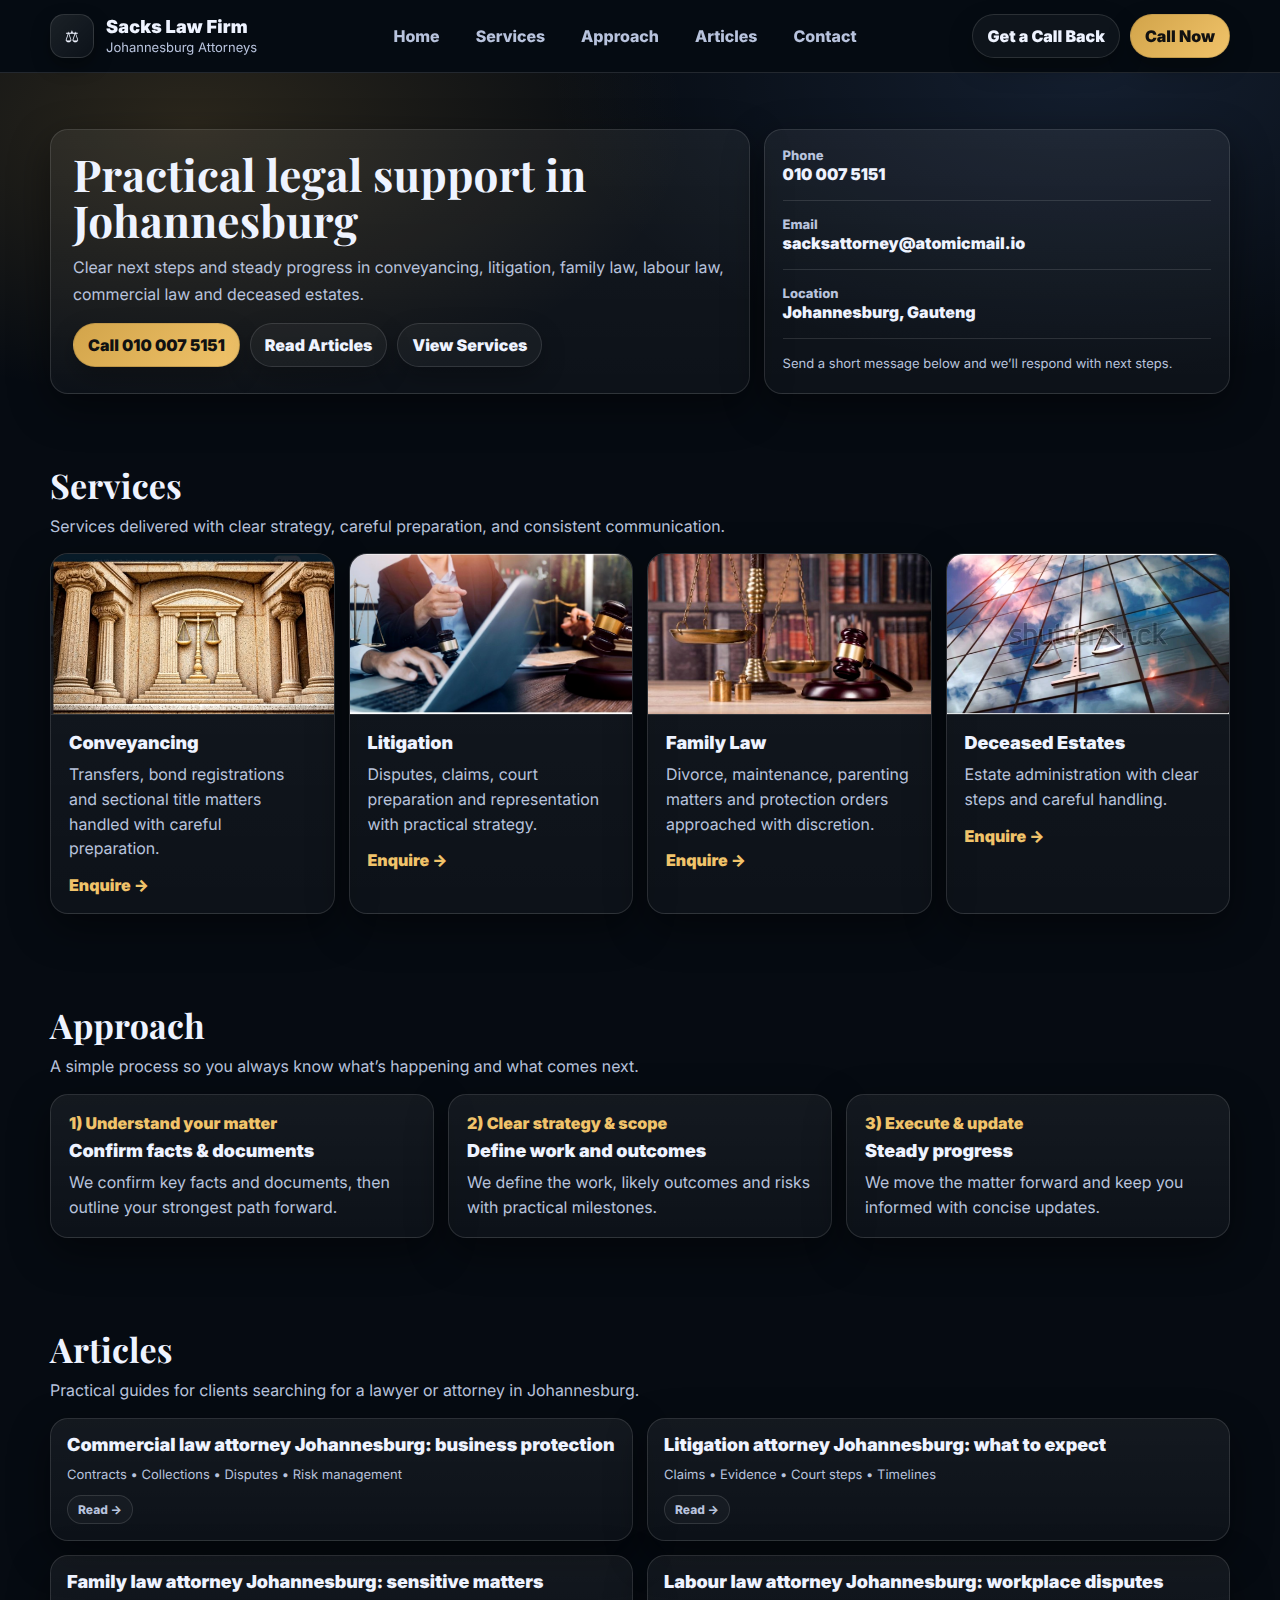
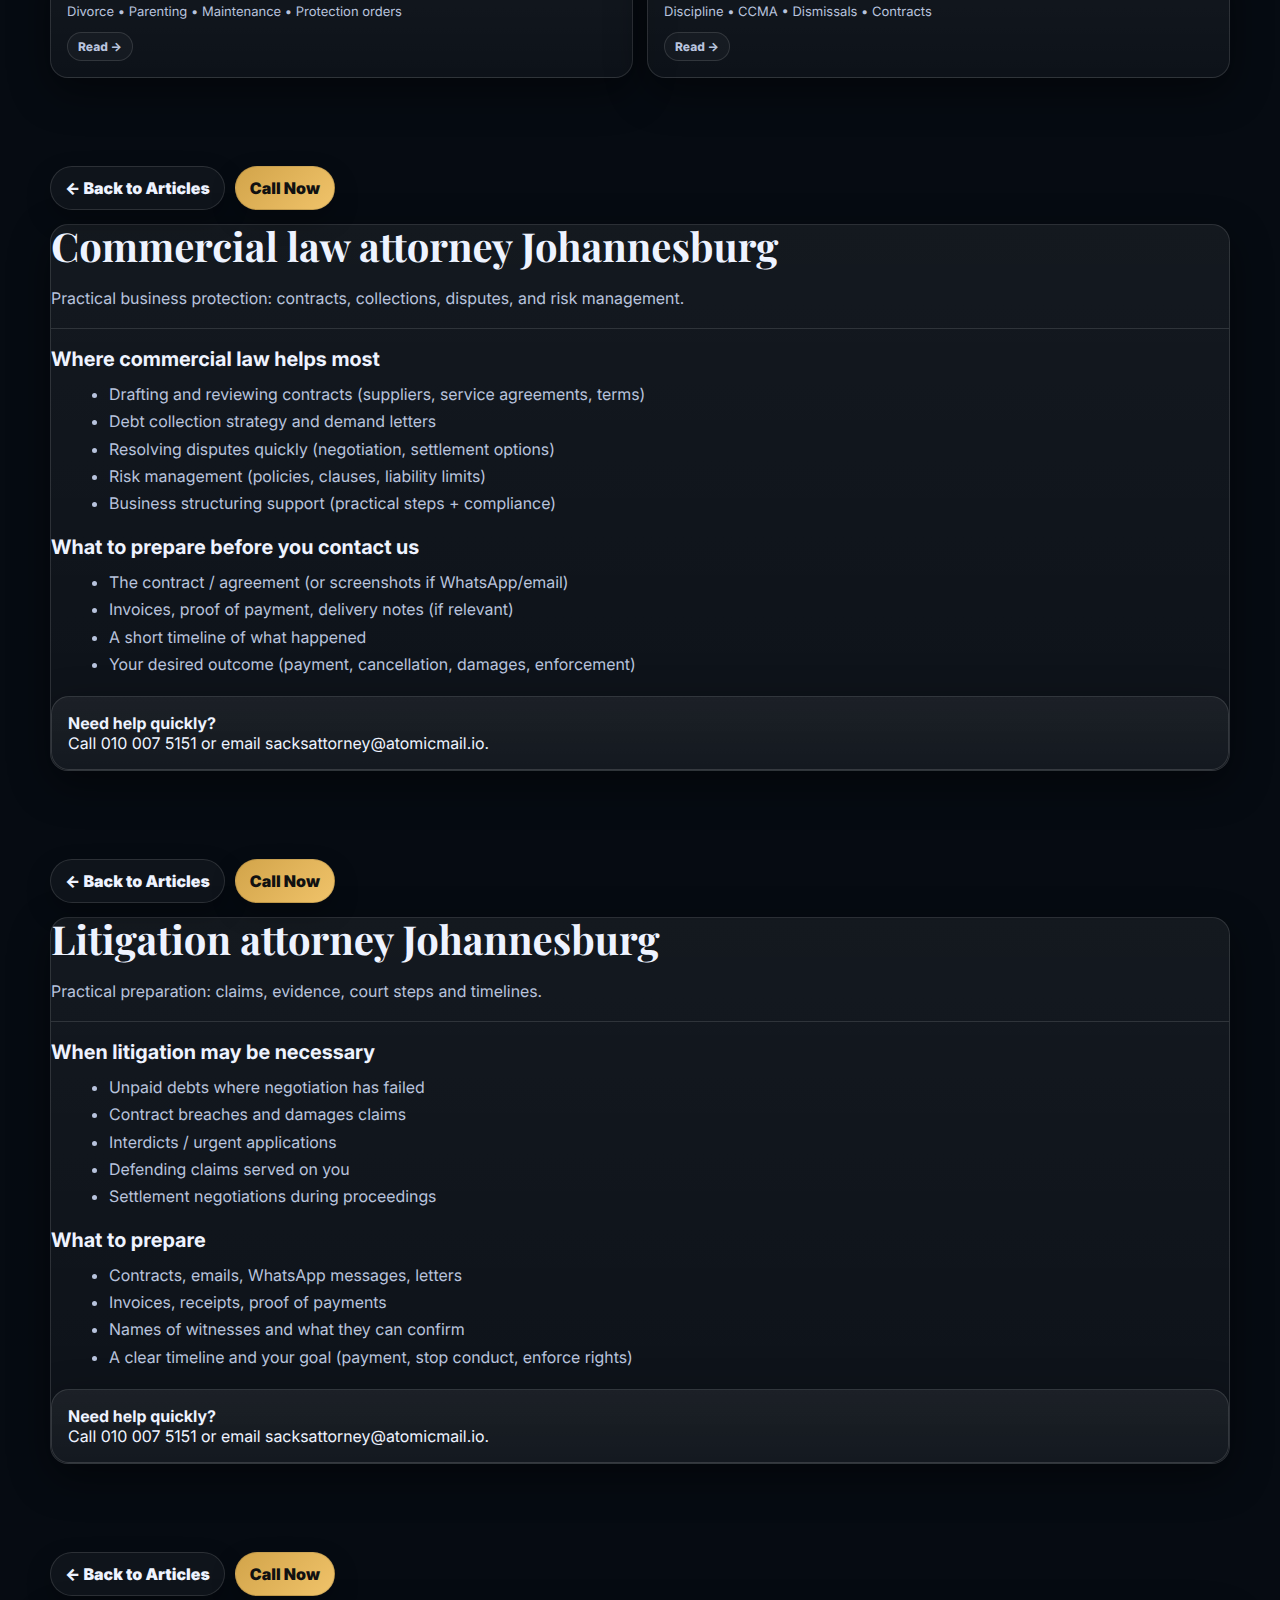
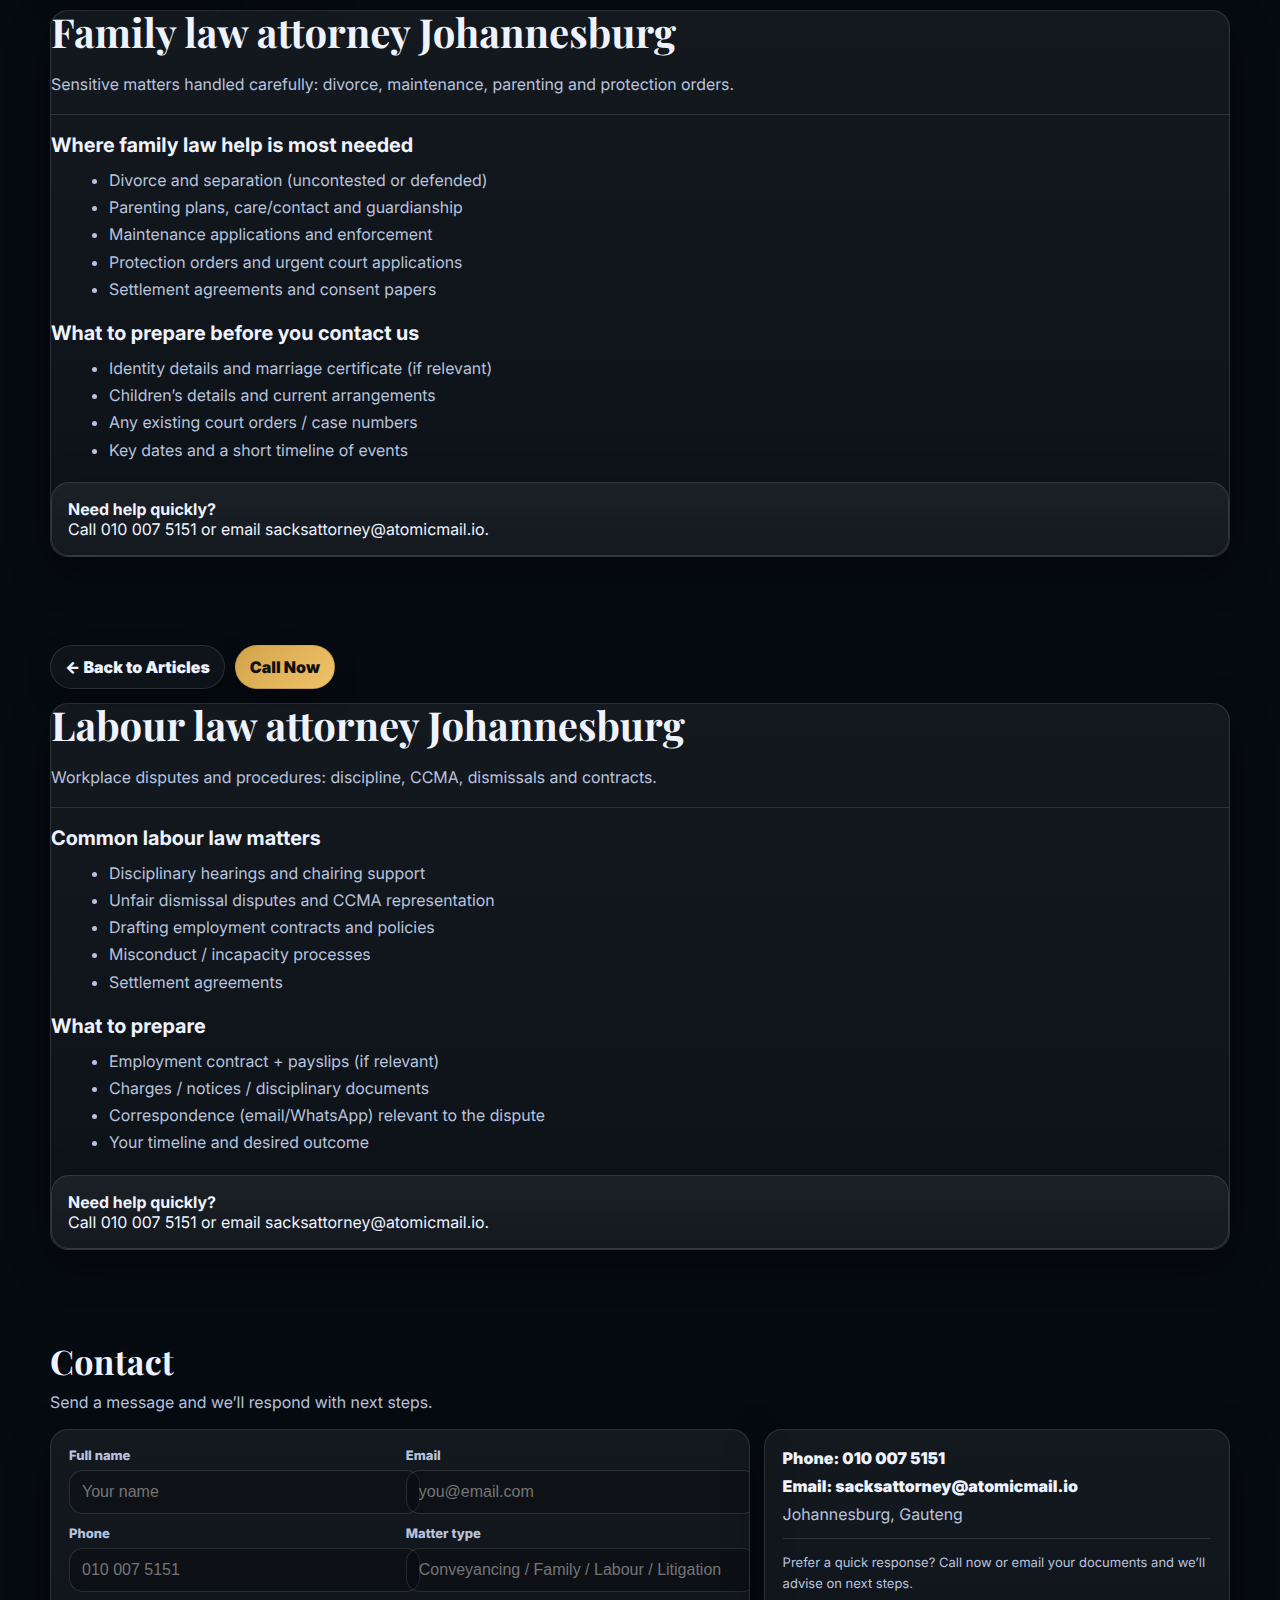
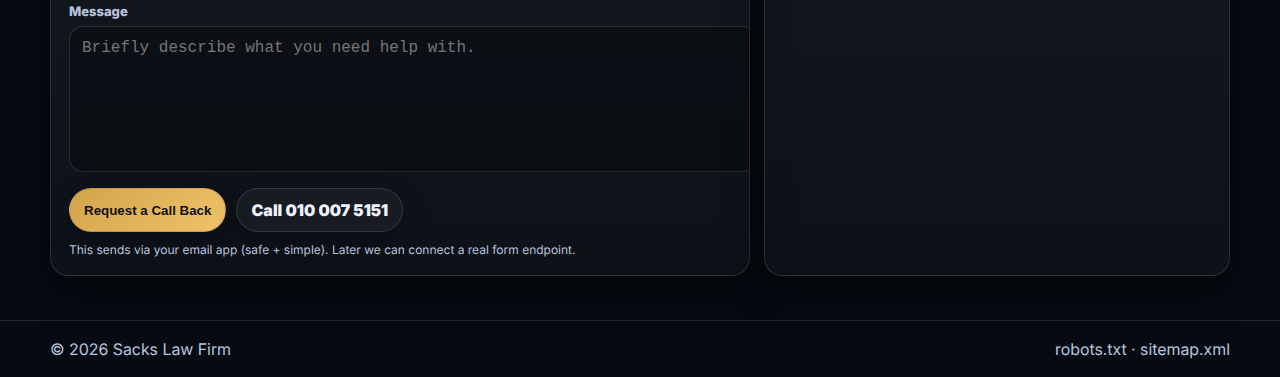
<file: index.html>
<!doctype html>
<html lang="en-ZA">
<head>
  <meta charset="utf-8" />
  <meta name="viewport" content="width=device-width, initial-scale=1" />
  <title>Sacks Law Firm | Johannesburg Attorneys</title>
  <meta name="description" content="Sacks Law Firm — Johannesburg attorneys. Conveyancing, litigation, family law, labour law, commercial law and deceased estates. Call 010 007 5151." />
  <link rel="canonical" href="https://sacksattorney.co.za/" />
  <meta name="robots" content="index,follow" />
  <link rel="sitemap" type="application/xml" href="https://sacksattorney.co.za/sitemap.xml" />

  <link rel="preconnect" href="https://fonts.googleapis.com">
  <link rel="preconnect" href="https://fonts.gstatic.com" crossorigin>
  <link href="https://fonts.googleapis.com/css2?family=Playfair+Display:wght@600;700&family=Inter:wght@400;500;600;700;800&display=swap" rel="stylesheet">

  <style>
    :root{
      --bg:#060b12;
      --panel: rgba(255,255,255,.04);
      --panel2: rgba(255,255,255,.06);
      --line: rgba(255,255,255,.12);
      --text:#eef3ff;
      --muted:#b8c3dd;
      --gold:#d2a44a;
      --gold2:#f0c36a;
      --radius:18px;
      --shadow: 0 14px 40px rgba(0,0,0,.45);
    }

    html,body{
      margin:0;
      background:var(--bg);
      color:var(--text);
      font-family: Inter, system-ui, -apple-system, Segoe UI, Roboto, Arial, sans-serif;
      -webkit-font-smoothing: antialiased;
      -moz-osx-font-smoothing: grayscale;
      text-rendering: geometricPrecision;
    }

    a{ color:inherit; text-decoration:none; }
    .wrap{ max-width:1180px; margin:0 auto; padding:0 18px; }

    header{
      position: sticky; top:0; z-index:999;
      background: rgba(6,11,18,.88);
      border-bottom:1px solid var(--line);
      backdrop-filter: blur(10px);
    }
    .topbar{
      display:flex; align-items:center; justify-content:space-between;
      gap:14px; padding:14px 0;
    }
    .brand{ display:flex; align-items:center; gap:12px; min-width: 230px; }
    .logo{
      width:42px; height:42px; border-radius:14px;
      display:grid; place-items:center;
      background: linear-gradient(135deg, rgba(255,255,255,.09), rgba(255,255,255,.03));
      border:1px solid var(--line);
      box-shadow: 0 8px 18px rgba(0,0,0,.35);
      font-weight:900;
    }
    .brand h1{ margin:0; font-size:18px; font-weight:900; letter-spacing:.2px;}
    .brand p{ margin:2px 0 0; font-size:13px; color:var(--muted); }

    nav{ display:flex; align-items:center; gap:10px; flex-wrap:wrap; justify-content:center; }
    nav a{
      padding:10px 12px;
      border-radius:999px;
      color:var(--muted);
      font-weight:800;
      border:1px solid transparent;
    }
    nav a:hover{ color:var(--text); border-color:var(--line); background: rgba(255,255,255,.03); }

    .cta{ display:flex; gap:10px; align-items:center; flex-wrap:wrap; justify-content:flex-end; min-width: 260px; }
    .btn{
      display:inline-flex; align-items:center; justify-content:center;
      padding:11px 14px;
      border-radius:999px;
      border:1px solid var(--line);
      background: rgba(255,255,255,.04);
      font-weight:900;
      box-shadow: 0 10px 24px rgba(0,0,0,.25);
    }
    .btn:hover{ background: rgba(255,255,255,.07); }
    .btn-gold{
      background: linear-gradient(135deg, var(--gold), var(--gold2));
      border-color: rgba(0,0,0,.12);
      color:#111;
    }

    section{ padding:44px 0; }
    .card{
      border:1px solid var(--line);
      border-radius: var(--radius);
      background: linear-gradient(180deg, rgba(255,255,255,.06), rgba(255,255,255,.03));
      box-shadow: var(--shadow);
      overflow:hidden;
    }

    .hero{
      padding:56px 0 24px;
      background:
        radial-gradient(900px 500px at 15% 15%, rgba(210,164,74,.18), transparent 55%),
        radial-gradient(900px 500px at 85% 0%, rgba(120,170,255,.12), transparent 60%);
    }
    .hero-grid{
      display:grid;
      grid-template-columns: 1.2fr .8fr;
      gap:14px;
      align-items:stretch;
    }
    .hero h2{
      margin:0 0 10px;
      font-family:"Playfair Display", serif;
      font-size:44px;
      line-height:1.05;
      letter-spacing:.2px;
    }
    .hero p{ margin:0 0 16px; color:var(--muted); font-size:16px; line-height:1.65; }

    .panel{ padding:22px; }
    .quick{ padding:18px; display:grid; gap:10px; }
    .k{ color:var(--muted); font-weight:800; font-size:13px; }
    .v{ font-weight:900; font-size:16px; }
    hr{ border:0; border-top:1px solid var(--line); margin:6px 0; }

    .section-title{ margin-bottom:14px; }
    .section-title h3{
      margin:0 0 6px;
      font-family:"Playfair Display", serif;
      font-size:34px;
      letter-spacing:.2px;
    }
    .section-title p{ margin:0; color:var(--muted); max-width:780px; line-height:1.6; }

    .grid-4{
      display:grid;
      grid-template-columns: repeat(4, minmax(0,1fr));
      gap:14px;
      margin-top:14px;
    }
    .svc-img{
      width:100%;
      height:160px;
      object-fit:cover;
      display:block;
      border-bottom:1px solid var(--line);
      filter: contrast(1.05) saturate(1.03);
    }
    .svc-body{ padding:18px; }
    .svc-body h4{ margin:0 0 8px; font-size:18px; font-weight:900; }
    .svc-body p{ margin:0; color:var(--muted); line-height:1.55; }
    .svc-body .more{ margin-top:14px; display:inline-block; color:var(--gold2); font-weight:900; }

    .grid-3{
      display:grid;
      grid-template-columns: repeat(3, minmax(0,1fr));
      gap:14px;
      margin-top:14px;
    }
    .step{ padding:18px; }
    .step .n{ font-weight:900; color:var(--gold2); }
    .step h4{ margin:8px 0 8px; font-size:18px; font-weight:900; }
    .step p{ margin:0; color:var(--muted); line-height:1.55; }

    .articles-grid{
      display:grid;
      grid-template-columns: repeat(2, minmax(0,1fr));
      gap:14px;
      margin-top:14px;
    }
    .article{ padding:16px; }
    .article h4{ margin:0 0 8px; font-size:18px; font-weight:900; line-height:1.25; }
    .article p{ margin:0 0 10px; color:var(--muted); font-size:13px; line-height:1.5; }
    .pill{
      display:inline-block;
      padding:6px 10px;
      border-radius:999px;
      border:1px solid var(--line);
      background: rgba(255,255,255,.03);
      color: var(--muted);
      font-weight:800;
      font-size:12px;
    }
<a href="#article-commercial">Read →</a>
<a href="#article-family">Read →</a>
<a href="#article-labour">Read →</a>
<a href="#article-litigation">Read →</a>
    .article-page{
      margin-top:14px;
      padding:22px;
    }
    .article-page h1{
      margin:0 0 10px;
      font-family:"Playfair Display", serif;
      font-size:40px;
      line-height:1.1;
    }
    .article-page h2{ margin:18px 0 10px; font-size:20px; }
    .article-page p, .article-page li{ color:var(--muted); line-height:1.7; }
    .article-page ul{ margin:10px 0 0 18px; }
    .back-row{ display:flex; gap:10px; flex-wrap:wrap; margin-bottom:14px; }

    .contact-grid{
      display:grid;
      grid-template-columns: 1.2fr .8fr;
      gap:14px;
      margin-top:14px;
    }
    label{ display:block; margin:0 0 6px; color:var(--muted); font-size:13px; font-weight:800; }
    input, textarea{
      width:100%;
      padding:12px;
      border-radius:14px;
      border:1px solid var(--line);
      background: rgba(0,0,0,.25);
      color: var(--text);
      outline:none;
      font-size:16px;
    }
    textarea{ min-height:120px; resize:vertical; }
    .form-row{ display:grid; grid-template-columns: 1fr 1fr; gap:12px; }
    .form-actions{ margin-top:12px; display:flex; gap:10px; flex-wrap:wrap; }

    footer{
      border-top:1px solid var(--line);
      padding:18px 0;
      color: var(--muted);
    }

    @media (max-width: 980px){
      .topbar{ flex-direction:column; align-items:flex-start; }
      .cta{ width:100%; justify-content:flex-start; min-width:0; }
      nav{ justify-content:flex-start; }
      .hero-grid{ grid-template-columns:1fr; }
      .hero h2{ font-size:36px; }
      .grid-4{ grid-template-columns: 1fr; }
      .grid-3{ grid-template-columns: 1fr; }
      .articles-grid{ grid-template-columns: 1fr; }
      .contact-grid{ grid-template-columns: 1fr; }
      .svc-img{ height: 200px; }
      .article-page h1{ font-size:32px; }
    }
  </style>
</head>

<body>
<header>
  <div class="wrap">
    <div class="topbar">
      <div class="brand">
        <div class="logo">⚖</div>
        <div>
          <h1>Sacks Law Firm</h1>
          <p>Johannesburg Attorneys</p>
        </div>
      </div>

      <nav>
        <a href="#home">Home</a>
        <a href="#services">Services</a>
        <a href="#approach">Approach</a>
        <a href="#articles">Articles</a>
        <a href="#contact">Contact</a>
      </nav>

      <div class="cta">
        <a class="btn" href="#contact">Get a Call Back</a>
        <a class="btn btn-gold" href="tel:+27100075151">Call Now</a>
      </div>
    </div>
  </div>
</header>

<main>
  <section id="home" class="hero">
    <div class="wrap">
      <div class="hero-grid">
        <div class="card panel">
          <h2>Practical legal support in Johannesburg</h2>
          <p>
            Clear next steps and steady progress in conveyancing, litigation, family law, labour law,
            commercial law and deceased estates.
          </p>
          <div style="display:flex; gap:10px; flex-wrap:wrap;">
            <a class="btn btn-gold" href="tel:+27100075151">Call 010 007 5151</a>
            <a class="btn" href="#articles">Read Articles</a>
            <a class="btn" href="#services">View Services</a>
          </div>
        </div>

        <div class="card quick">
          <div>
            <div class="k">Phone</div>
            <div class="v"><a href="tel:+27100075151">010 007 5151</a></div>
          </div>
          <hr>
          <div>
            <div class="k">Email</div>
            <div class="v"><a href="mailto:sacksattorney@atomicmail.io">sacksattorney@atomicmail.io</a></div>
          </div>
          <hr>
          <div>
            <div class="k">Location</div>
            <div class="v">Johannesburg, Gauteng</div>
          </div>
          <hr>
          <div style="color:var(--muted); font-size:13px; line-height:1.5;">
            Send a short message below and we’ll respond with next steps.
          </div>
        </div>
      </div>
    </div>
  </section>

  <section id="services">
    <div class="wrap">
      <div class="section-title">
        <h3>Services</h3>
        <p>Services delivered with clear strategy, careful preparation, and consistent communication.</p>
      </div>

      <div class="grid-4">
        <div class="card">
          <img class="svc-img" src="convetencing.jpg" alt="Conveyancing Johannesburg">
          <div class="svc-body">
            <h4>Conveyancing</h4>
            <p>Transfers, bond registrations and sectional title matters handled with careful preparation.</p>
            <a class="more" href="#contact">Enquire →</a>
          </div>
        </div>

        <div class="card">
          <img class="svc-img" src="litigation-meeting.jpg" alt="Litigation attorney Johannesburg">
          <div class="svc-body">
            <h4>Litigation</h4>
            <p>Disputes, claims, court preparation and representation with practical strategy.</p>
            <a class="more" href="#contact">Enquire →</a>
          </div>
        </div>

        <div class="card">
          <!-- FIXED IMAGE NAME (your file is gavel-library.jpg) -->
          <img class="svc-img" src="gavel-library.jpg" alt="Family law attorney Johannesburg">
          <div class="svc-body">
            <h4>Family Law</h4>
            <p>Divorce, maintenance, parenting matters and protection orders approached with discretion.</p>
            <a class="more" href="#contact">Enquire →</a>
          </div>
        </div>

        <div class="card">
          <img class="svc-img" src="estates.jpg" alt="Deceased estates Johannesburg">
          <div class="svc-body">
            <h4>Deceased Estates</h4>
            <p>Estate administration with clear steps and careful handling.</p>
            <a class="more" href="#contact">Enquire →</a>
          </div>
        </div>
      </div>
    </div>
  </section>

  <section id="approach">
    <div class="wrap">
      <div class="section-title">
        <h3>Approach</h3>
        <p>A simple process so you always know what’s happening and what comes next.</p>
      </div>

      <div class="grid-3">
        <div class="card step">
          <div class="n">1) Understand your matter</div>
          <h4>Confirm facts & documents</h4>
          <p>We confirm key facts and documents, then outline your strongest path forward.</p>
        </div>
        <div class="card step">
          <div class="n">2) Clear strategy & scope</div>
          <h4>Define work and outcomes</h4>
          <p>We define the work, likely outcomes and risks with practical milestones.</p>
        </div>
        <div class="card step">
          <div class="n">3) Execute & update</div>
          <h4>Steady progress</h4>
          <p>We move the matter forward and keep you informed with concise updates.</p>
        </div>
      </div>
    </div>
  </section>

  <!-- ARTICLES LIST (no folder links at all) -->
  <section id="articles">
    <div class="wrap">
      <div class="section-title">
        <h3>Articles</h3>
        <p>Practical guides for clients searching for a lawyer or attorney in Johannesburg.</p>
      </div>

      <div class="articles-grid">
        <a class="card article" href="#article-commercial">
          <h4>Commercial law attorney Johannesburg: business protection</h4>
          <p>Contracts • Collections • Disputes • Risk management</p>
          <span class="pill">Read →</span>
        </a>

        <a class="card article" href="#article-litigation">
          <h4>Litigation attorney Johannesburg: what to expect</h4>
          <p>Claims • Evidence • Court steps • Timelines</p>
          <span class="pill">Read →</span>
        </a>

        <a class="card article" href="#article-family">
          <h4>Family law attorney Johannesburg: sensitive matters</h4>
          <p>Divorce • Parenting • Maintenance • Protection orders</p>
          <span class="pill">Read →</span>
        </a>

        <a class="card article" href="#article-labour">
          <h4>Labour law attorney Johannesburg: workplace disputes</h4>
          <p>Discipline • CCMA • Dismissals • Contracts</p>
          <span class="pill">Read →</span>
        </a>
      </div>
    </div>
  </section>

  <!-- FULL ARTICLES EMBEDDED (100% no 404) -->
  <section id="article-commercial">
    <div class="wrap">
      <div class="back-row">
        <a class="btn" href="#articles">← Back to Articles</a>
        <a class="btn btn-gold" href="tel:+27100075151">Call Now</a>
      </div>
      <div class="card article-page">
        <h1>Commercial law attorney Johannesburg</h1>
        <p>Practical business protection: contracts, collections, disputes, and risk management.</p>
        <hr>

        <h2>Where commercial law helps most</h2>
        <ul>
          <li>Drafting and reviewing contracts (suppliers, service agreements, terms)</li>
          <li>Debt collection strategy and demand letters</li>
          <li>Resolving disputes quickly (negotiation, settlement options)</li>
          <li>Risk management (policies, clauses, liability limits)</li>
          <li>Business structuring support (practical steps + compliance)</li>
        </ul>

        <h2>What to prepare before you contact us</h2>
        <ul>
          <li>The contract / agreement (or screenshots if WhatsApp/email)</li>
          <li>Invoices, proof of payment, delivery notes (if relevant)</li>
          <li>A short timeline of what happened</li>
          <li>Your desired outcome (payment, cancellation, damages, enforcement)</li>
        </ul>

        <div class="card" style="margin-top:18px; padding:16px;">
          <strong>Need help quickly?</strong><br>
          Call <a href="tel:+27100075151">010 007 5151</a> or email
          <a href="mailto:sacksattorney@atomicmail.io">sacksattorney@atomicmail.io</a>.
        </div>
      </div>
    </div>
  </section>

  <section id="article-litigation">
    <div class="wrap">
      <div class="back-row">
        <a class="btn" href="#articles">← Back to Articles</a>
        <a class="btn btn-gold" href="tel:+27100075151">Call Now</a>
      </div>
      <div class="card article-page">
        <h1>Litigation attorney Johannesburg</h1>
        <p>Practical preparation: claims, evidence, court steps and timelines.</p>
        <hr>

        <h2>When litigation may be necessary</h2>
        <ul>
          <li>Unpaid debts where negotiation has failed</li>
          <li>Contract breaches and damages claims</li>
          <li>Interdicts / urgent applications</li>
          <li>Defending claims served on you</li>
          <li>Settlement negotiations during proceedings</li>
        </ul>

        <h2>What to prepare</h2>
        <ul>
          <li>Contracts, emails, WhatsApp messages, letters</li>
          <li>Invoices, receipts, proof of payments</li>
          <li>Names of witnesses and what they can confirm</li>
          <li>A clear timeline and your goal (payment, stop conduct, enforce rights)</li>
        </ul>

        <div class="card" style="margin-top:18px; padding:16px;">
          <strong>Need help quickly?</strong><br>
          Call <a href="tel:+27100075151">010 007 5151</a> or email
          <a href="mailto:sacksattorney@atomicmail.io">sacksattorney@atomicmail.io</a>.
        </div>
      </div>
    </div>
  </section>

  <section id="article-family">
    <div class="wrap">
      <div class="back-row">
        <a class="btn" href="#articles">← Back to Articles</a>
        <a class="btn btn-gold" href="tel:+27100075151">Call Now</a>
      </div>
      <div class="card article-page">
        <h1>Family law attorney Johannesburg</h1>
        <p>Sensitive matters handled carefully: divorce, maintenance, parenting and protection orders.</p>
        <hr>

        <h2>Where family law help is most needed</h2>
        <ul>
          <li>Divorce and separation (uncontested or defended)</li>
          <li>Parenting plans, care/contact and guardianship</li>
          <li>Maintenance applications and enforcement</li>
          <li>Protection orders and urgent court applications</li>
          <li>Settlement agreements and consent papers</li>
        </ul>

        <h2>What to prepare before you contact us</h2>
        <ul>
          <li>Identity details and marriage certificate (if relevant)</li>
          <li>Children’s details and current arrangements</li>
          <li>Any existing court orders / case numbers</li>
          <li>Key dates and a short timeline of events</li>
        </ul>

        <div class="card" style="margin-top:18px; padding:16px;">
          <strong>Need help quickly?</strong><br>
          Call <a href="tel:+27100075151">010 007 5151</a> or email
          <a href="mailto:sacksattorney@atomicmail.io">sacksattorney@atomicmail.io</a>.
        </div>
      </div>
    </div>
  </section>

  <section id="article-labour">
    <div class="wrap">
      <div class="back-row">
        <a class="btn" href="#articles">← Back to Articles</a>
        <a class="btn btn-gold" href="tel:+27100075151">Call Now</a>
      </div>
      <div class="card article-page">
        <h1>Labour law attorney Johannesburg</h1>
        <p>Workplace disputes and procedures: discipline, CCMA, dismissals and contracts.</p>
        <hr>

        <h2>Common labour law matters</h2>
        <ul>
          <li>Disciplinary hearings and chairing support</li>
          <li>Unfair dismissal disputes and CCMA representation</li>
          <li>Drafting employment contracts and policies</li>
          <li>Misconduct / incapacity processes</li>
          <li>Settlement agreements</li>
        </ul>

        <h2>What to prepare</h2>
        <ul>
          <li>Employment contract + payslips (if relevant)</li>
          <li>Charges / notices / disciplinary documents</li>
          <li>Correspondence (email/WhatsApp) relevant to the dispute</li>
          <li>Your timeline and desired outcome</li>
        </ul>

        <div class="card" style="margin-top:18px; padding:16px;">
          <strong>Need help quickly?</strong><br>
          Call <a href="tel:+27100075151">010 007 5151</a> or email
          <a href="mailto:sacksattorney@atomicmail.io">sacksattorney@atomicmail.io</a>.
        </div>
      </div>
    </div>
  </section>

  <section id="contact">
    <div class="wrap">
      <div class="section-title">
        <h3>Contact</h3>
        <p>Send a message and we’ll respond with next steps.</p>
      </div>

      <div class="contact-grid">
        <div class="card" style="padding:18px;">
          <form onsubmit="return mailtoSend(event)">
            <div class="form-row">
              <div>
                <label for="name">Full name</label>
                <input id="name" name="name" placeholder="Your name" autocomplete="name" required>
              </div>
              <div>
                <label for="email">Email</label>
                <input id="email" name="email" placeholder="you@email.com" autocomplete="email" required>
              </div>
            </div>

            <div class="form-row" style="margin-top:12px;">
              <div>
                <label for="phone">Phone</label>
                <input id="phone" name="phone" placeholder="010 007 5151" autocomplete="tel">
              </div>
              <div>
                <label for="topic">Matter type</label>
                <input id="topic" name="topic" placeholder="Conveyancing / Family / Labour / Litigation">
              </div>
            </div>

            <div style="margin-top:12px;">
              <label for="msg">Message</label>
              <textarea id="msg" name="message" placeholder="Briefly describe what you need help with." required></textarea>
            </div>

            <div class="form-actions">
              <button class="btn btn-gold" type="submit">Request a Call Back</button>
              <a class="btn" href="tel:+27100075151">Call 010 007 5151</a>
            </div>

            <p style="margin:10px 0 0;color:var(--muted);font-size:12px;">
              This sends via your email app (safe + simple). Later we can connect a real form endpoint.
            </p>
          </form>
        </div>

        <div class="card" style="padding:18px;">
          <p style="margin:0 0 8px;font-weight:900;">Phone: <a href="tel:+27100075151">010 007 5151</a></p>
          <p style="margin:0 0 8px;font-weight:900;">Email: <a href="mailto:sacksattorney@atomicmail.io">sacksattorney@atomicmail.io</a></p>
          <p style="margin:0;color:var(--muted);">Johannesburg, Gauteng</p>
          <hr style="border:0;border-top:1px solid var(--line);margin:14px 0;">
          <p style="margin:0;color:var(--muted);font-size:13px;line-height:1.6;">
            Prefer a quick response? Call now or email your documents and we’ll advise on next steps.
          </p>
        </div>
      </div>
    </div>
  </section>
</main>

<footer>
  <div class="wrap" style="display:flex; gap:12px; justify-content:space-between; flex-wrap:wrap;">
    <span>© <span id="y"></span> Sacks Law Firm</span>
    <span><a href="robots.txt">robots.txt</a> · <a href="sitemap.xml">sitemap.xml</a></span>
  </div>
</footer>

<script>
  document.getElementById('y').textContent = new Date().getFullYear();

  function mailtoSend(e){
    e.preventDefault();
    const name = document.getElementById('name').value.trim();
    const email = document.getElementById('email').value.trim();
    const phone = document.getElementById('phone').value.trim();
    const topic = document.getElementById('topic').value.trim();
    const msg = document.getElementById('msg').value.trim();

    const to = "sacksattorney@atomicmail.io";
    const subject = encodeURIComponent(`Website enquiry: ${topic || "Legal assistance"}`);
    const body = encodeURIComponent(
      `Name: ${name}\nEmail: ${email}\nPhone: ${phone}\nMatter: ${topic}\n\nMessage:\n${msg}\n`
    );
    window.location.href = `mailto:${to}?subject=${subject}&body=${body}`;
    return false;
  }
</script>
</body>
</html>
</file>
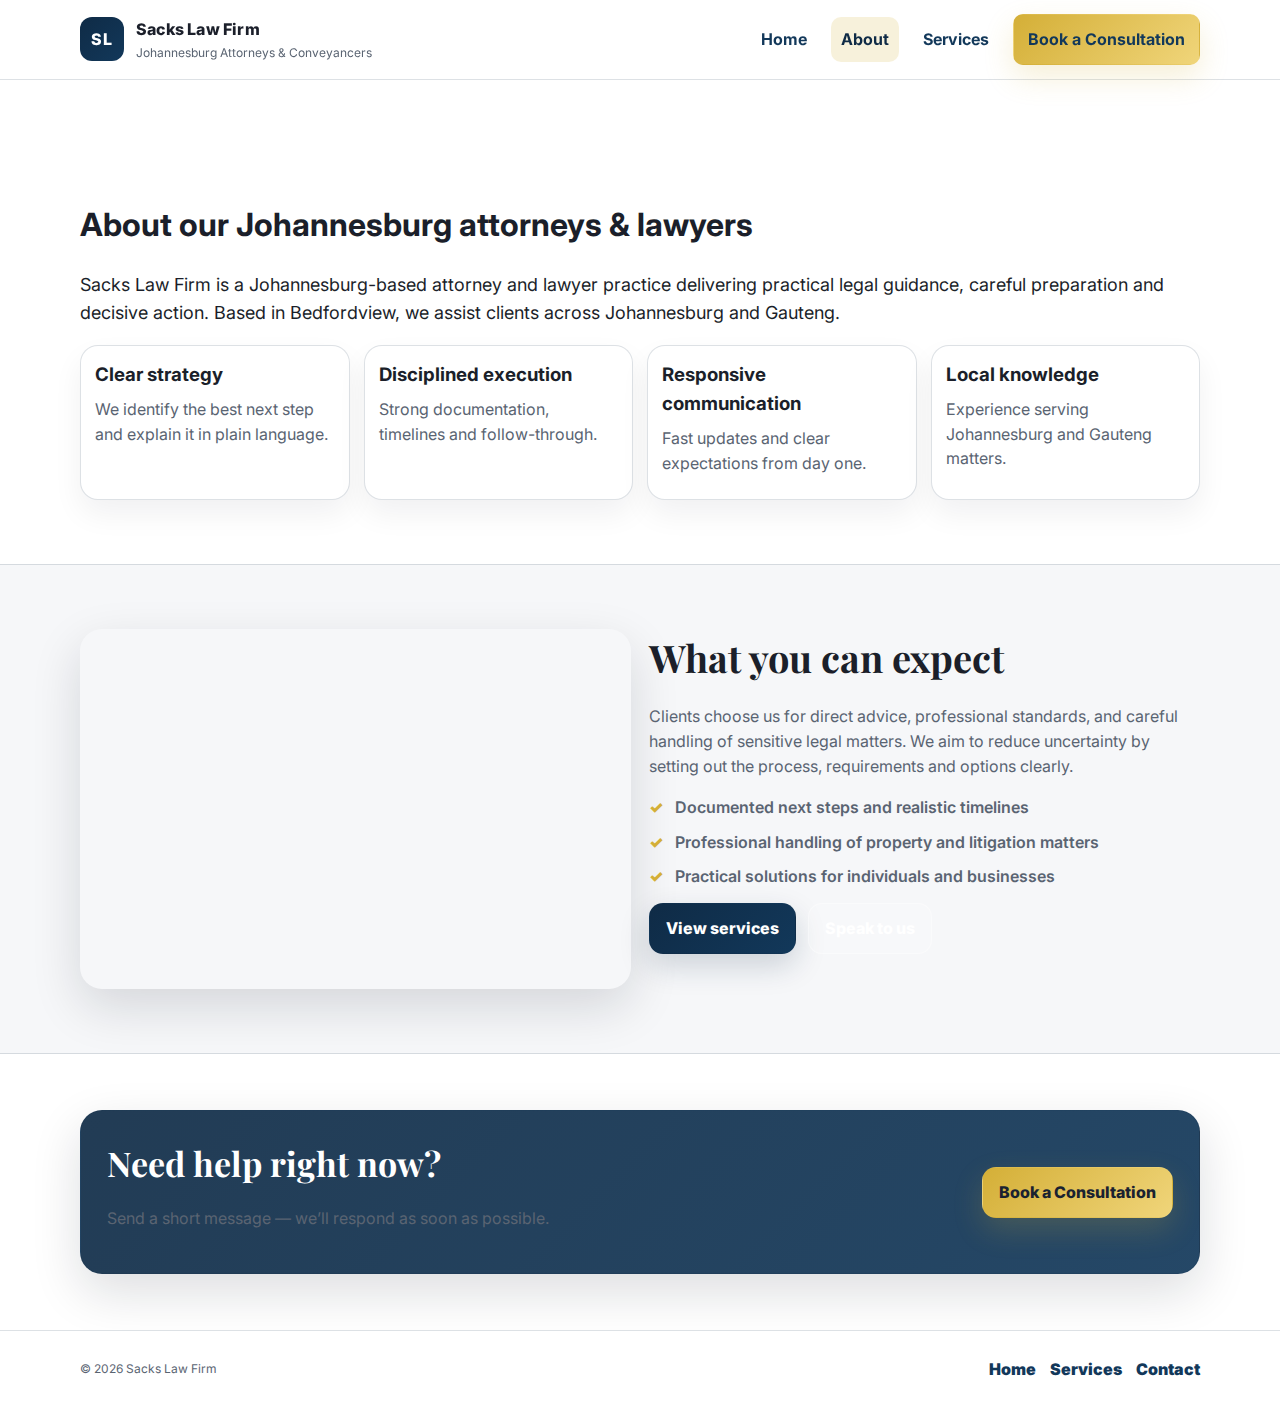
<file: about.html>
<!doctype html>
<html lang="en-ZA">
<head>
  <meta charset="utf-8" />
  <meta name="viewport" content="width=device-width, initial-scale=1" />

  <title>About Sacks Law Firm | Johannesburg Attorneys & Lawyers</title>
  <meta name="description" content="About Sacks Law Firm — Johannesburg attorneys and lawyers based in Bedfordview. Practical legal advice with clear strategy, professional execution, and responsive communication." />

  <link rel="canonical" href="https://howardsacks.github.io/Sacks-Attorneys/about.html" />
  <meta name="robots" content="index,follow" />
  <link rel="sitemap" type="application/xml" href="https://howardsacks.github.io/Sacks-Attorneys/sitemap.xml" />

  <link rel="preconnect" href="https://fonts.googleapis.com">
  <link rel="preconnect" href="https://fonts.gstatic.com" crossorigin>
  <link href="https://fonts.googleapis.com/css2?family=Playfair+Display:wght@500;700&family=Inter:wght@300;400;500;600;700&display=swap" rel="stylesheet">

  <link rel="stylesheet" href="styles.css" />

  <!-- Optional: same GA as home -->
  <script async src="https://www.googletagmanager.com/gtag/js?id=GA_MEASUREMENT_ID"></script>
  <script>
    window.dataLayer = window.dataLayer || [];
    function gtag(){dataLayer.push(arguments);}
    gtag('js', new Date());
    gtag('config', 'GA_MEASUREMENT_ID');
  </script>

  <!-- Schema -->
  <script type="application/ld+json">
  {
    "@context":"https://schema.org",
    "@type":"LegalService",
    "name":"Sacks Law Firm",
    "url":"https://howardsacks.github.io/Sacks-Attorneys/",
    "telephone":"+27100075151",
    "address":{
      "@type":"PostalAddress",
      "streetAddress":"Amr Office Park, 3 Concorde E Rd",
      "addressLocality":"Bedfordview",
      "addressRegion":"Gauteng",
      "postalCode":"2008",
      "addressCountry":"ZA"
    },
    "areaServed":[
      {"@type":"City","name":"Johannesburg"},
      {"@type":"City","name":"Bedfordview"},
      {"@type":"City","name":"Germiston"}
    ]
  }
  </script>
</head>

<body>
  <header class="topbar" role="banner">
    <div class="container navwrap">
      <a class="brand" href="index.html" aria-label="Sacks Law Firm Home">
        <div class="brandMark">SL</div>
        <div class="brandText">
          <div class="brandName">Sacks Law Firm</div>
          <div class="brandTag">Johannesburg Attorneys &amp; Conveyancers</div>
        </div>
      </a>

      <button class="menuBtn" id="menuBtn" aria-label="Open menu" aria-expanded="false" type="button">
        <span></span><span></span><span></span>
      </button>

      <nav class="menu" id="menu" role="navigation" aria-label="Main menu">
        <a href="index.html">Home</a>
        <a class="active" href="about.html">About</a>
        <a href="services.html">Services</a>
        <a href="contact.html" class="btn btnGold">Book a Consultation</a>
      </nav>
    </div>
  </header>

  <main>
    <section class="section">
      <div class="container">
        <p class="kicker">Professional • Discreet • Client-first</p>
        <h1>About our Johannesburg attorneys &amp; lawyers</h1>

        <p class="lead">
          Sacks Law Firm is a Johannesburg-based attorney and lawyer practice delivering practical legal guidance,
          careful preparation and decisive action. Based in Bedfordview, we assist clients across Johannesburg and Gauteng.
        </p>
<div class="aboutImageBlock">
  <div class="aboutImage imgOffice" aria-hidden="true"></div>
</div>
        <div class="grid4" style="margin-top:18px;">
          <article class="serviceCard">
            <div class="serviceBody">
              <h3>Clear strategy</h3>
              <p>We identify the best next step and explain it in plain language.</p>
            </div>
          </article>

          <article class="serviceCard">
            <div class="serviceBody">
              <h3>Disciplined execution</h3>
              <p>Strong documentation, timelines and follow-through.</p>
            </div>
          </article>

          <article class="serviceCard">
            <div class="serviceBody">
              <h3>Responsive communication</h3>
              <p>Fast updates and clear expectations from day one.</p>
            </div>
          </article>

          <article class="serviceCard">
            <div class="serviceBody">
              <h3>Local knowledge</h3>
              <p>Experience serving Johannesburg and Gauteng matters.</p>
            </div>
          </article>
        </div>
      </div>
    </section>

    <section class="section alt">
      <div class="container split">
        <div class="splitImg imgOffice" aria-hidden="true"></div>
        <div class="splitCopy">
          <h2>What you can expect</h2>
          <p class="muted">
            Clients choose us for direct advice, professional standards, and careful handling of sensitive legal matters.
            We aim to reduce uncertainty by setting out the process, requirements and options clearly.
          </p>
          <ul class="checklist">
            <li>Documented next steps and realistic timelines</li>
            <li>Professional handling of property and litigation matters</li>
            <li>Practical solutions for individuals and businesses</li>
          </ul>
          <div class="row">
            <a class="btn btnPrimary" href="services.html">View services</a>
            <a class="btn btnGhost" href="contact.html">Speak to us</a>
          </div>
        </div>
      </div>
    </section>

    <section class="cta">
      <div class="container ctaBox">
        <div>
          <h2>Need help right now?</h2>
          <p class="muted">Send a short message — we’ll respond as soon as possible.</p>
        </div>
        <a class="btn btnGold" href="contact.html">Book a Consultation</a>
      </div>
    </section>
  </main>

  <footer class="footer">
    <div class="container footGrid">
      <div class="muted tiny">© <span id="yr"></span> Sacks Law Firm</div>
      <div class="footLinks">
        <a href="index.html">Home</a>
        <a href="services.html">Services</a>
        <a href="contact.html">Contact</a>
      </div>
    </div>
  </footer>

  <script>
    document.getElementById('yr').textContent = new Date().getFullYear();
    const btn = document.getElementById('menuBtn');
    const menu = document.getElementById('menu');
    btn.addEventListener('click', () => {
      const open = menu.classList.toggle('open');
      btn.setAttribute('aria-expanded', open ? 'true' : 'false');
      btn.classList.toggle('open', open);
    });
  </script>
</body>
</html>
</file>
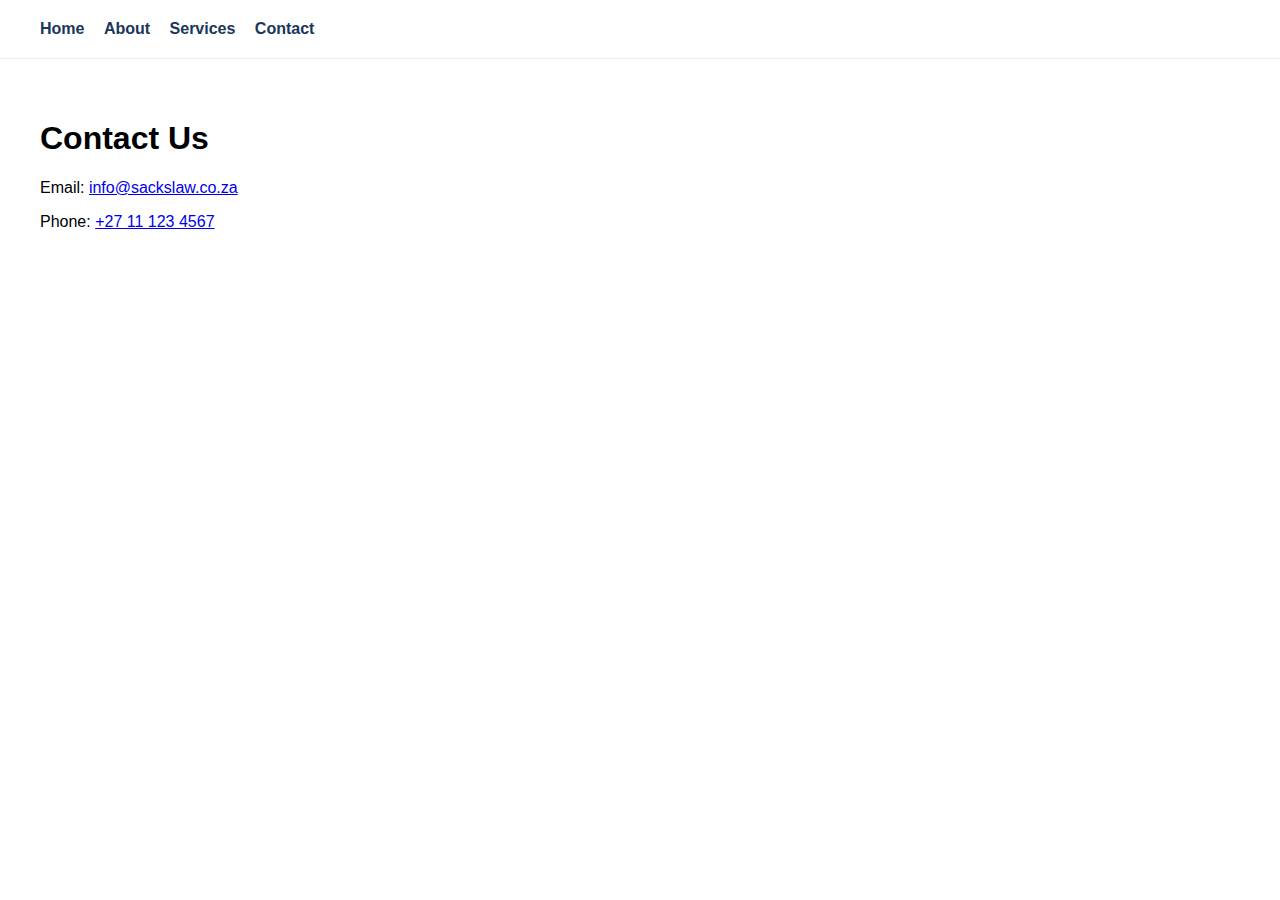
<file: contact.html>
<!DOCTYPE html>
<html lang="en-ZA">
<head>
  <meta charset="UTF-8" />
  <meta name="viewport" content="width=device-width, initial-scale=1.0" />
  <title>Contact | Sacks Law Firm</title>
  <style>
    body { font-family: Arial, sans-serif; margin: 0; }
    nav { padding:20px 40px; border-bottom:1px solid #eee; }
    nav a { margin-right:15px; text-decoration:none; font-weight:600; color:#1a365d; }
    .wrap { padding:40px; }
  </style>
</head>
<body>
  <nav>
    <a href="index.html">Home</a>
    <a href="about.html">About</a>
    <a href="services.html">Services</a>
    <a href="contact.html">Contact</a>
  </nav>

  <div class="wrap">
    <h1>Contact Us</h1>
    <p>Email: <a href="mailto:info@sackslaw.co.za">info@sackslaw.co.za</a></p>
    <p>Phone: <a href="tel:+27111234567">+27 11 123 4567</a></p>
  </div>
</body>
</html>
</file>
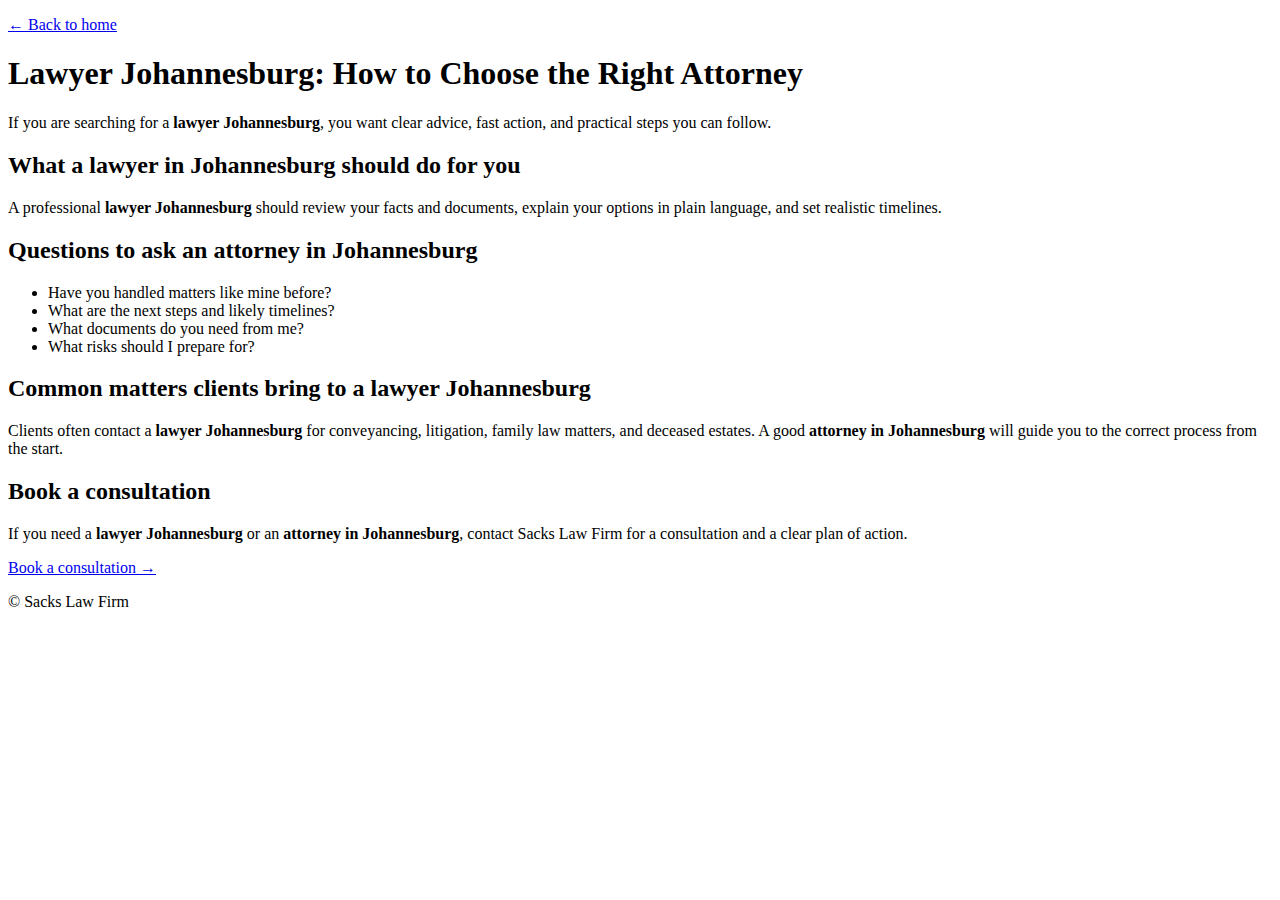
<file: articles/lawyer-johannesburg.html>
<!doctype html>
<html lang="en-ZA">
<head>
  <meta charset="utf-8">
  <meta name="viewport" content="width=device-width,initial-scale=1">
  <title>Lawyer Johannesburg: How to Choose the Right Attorney | Sacks Law Firm</title>
  <meta name="description" content="Looking for a lawyer in Johannesburg? Learn how to choose the right attorney in Johannesburg, what to ask, and what to expect.">
  <link rel="canonical" href="https://sackattorney.co.za/articles/lawyer-johannesburg.html">
</head>
<body>
  <header>
    <p><a href="/">← Back to home</a></p>
    <h1>Lawyer Johannesburg: How to Choose the Right Attorney</h1>
    <p>If you are searching for a <strong>lawyer Johannesburg</strong>, you want clear advice, fast action, and practical steps you can follow.</p>
  </header>

  <main>
    <h2>What a lawyer in Johannesburg should do for you</h2>
    <p>A professional <strong>lawyer Johannesburg</strong> should review your facts and documents, explain your options in plain language, and set realistic timelines.</p>

    <h2>Questions to ask an attorney in Johannesburg</h2>
    <ul>
      <li>Have you handled matters like mine before?</li>
      <li>What are the next steps and likely timelines?</li>
      <li>What documents do you need from me?</li>
      <li>What risks should I prepare for?</li>
    </ul>

    <h2>Common matters clients bring to a lawyer Johannesburg</h2>
    <p>Clients often contact a <strong>lawyer Johannesburg</strong> for conveyancing, litigation, family law matters, and deceased estates. A good <strong>attorney in Johannesburg</strong> will guide you to the correct process from the start.</p>

    <h2>Book a consultation</h2>
    <p>If you need a <strong>lawyer Johannesburg</strong> or an <strong>attorney in Johannesburg</strong>, contact Sacks Law Firm for a consultation and a clear plan of action.</p>
    <p><a href="/#contact">Book a consultation →</a></p>
  </main>

  <footer>
    <p>© Sacks Law Firm</p>
  </footer>
</body>
</html>
</file>
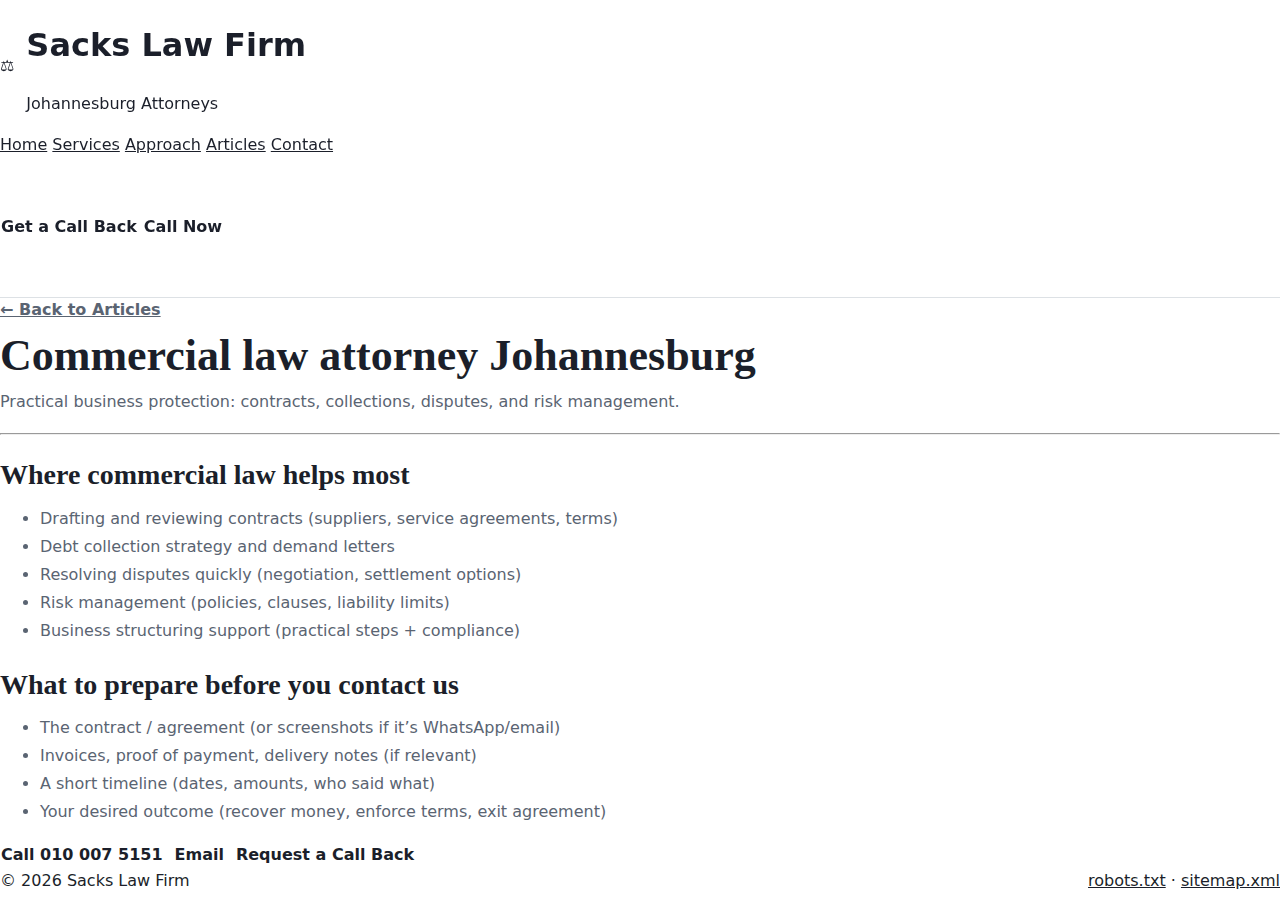
<file: articles/articles/commercial-law-attorney-johannesburg.html>
<!doctype html>
<html lang="en-ZA">
<head>
  <meta charset="utf-8" />
  <meta name="viewport" content="width=device-width, initial-scale=1" />

  <title>Commercial Law Attorney Johannesburg | Sacks Law Firm</title>
  <meta name="description" content="Commercial law attorney Johannesburg: practical business protection for contracts, collections, disputes and risk management. Call 010 007 5151." />
  <link rel="canonical" href="https://sacksattorney.co.za/articles/articles/commercial-law-attorney-johannesburg.html" />
  <meta name="robots" content="index,follow" />

  <!-- ABSOLUTE paths so it works from /articles/articles/ -->
  <link rel="stylesheet" href="/styles.css" />
  <script src="/script.js" defer></script>
</head>

<body>
<header>
  <div class="wrap">
    <div class="topbar">
      <a href="/index.html" class="brand" style="min-width:auto">
        <div class="logo">⚖</div>
        <div>
          <h1>Sacks Law Firm</h1>
          <p>Johannesburg Attorneys</p>
        </div>
      </a>

      <nav>
        <a href="/index.html#home">Home</a>
        <a href="/index.html#services">Services</a>
        <a href="/index.html#approach">Approach</a>
        <a href="/index.html#articles">Articles</a>
        <a href="/index.html#contact">Contact</a>
      </nav>

      <div class="cta">
        <a class="btn" href="/index.html#contact">Get a Call Back</a>
        <a class="btn btn-gold" href="tel:+27100075151">Call Now</a>
      </div>
    </div>
  </div>
</header>

<main>
  <section>
    <div class="wrap">
      <div class="card panel">
        <p style="margin:0 0 10px; color:var(--muted); font-weight:800;">
          <a href="/index.html#articles" style="color:var(--gold2);">← Back to Articles</a>
        </p>

        <h2 style="margin:0 0 10px; font-family:'Playfair Display',serif; font-size:44px; line-height:1.05;">
          Commercial law attorney Johannesburg
        </h2>

        <p style="margin:0 0 18px; color:var(--muted); font-size:16px; line-height:1.65;">
          Practical business protection: contracts, collections, disputes, and risk management.
        </p>

        <hr>

        <h3 style="font-family:'Playfair Display',serif; font-size:28px; margin:18px 0 8px;">Where commercial law helps most</h3>
        <ul style="color:var(--muted); line-height:1.75; margin:0 0 14px;">
          <li>Drafting and reviewing contracts (suppliers, service agreements, terms)</li>
          <li>Debt collection strategy and demand letters</li>
          <li>Resolving disputes quickly (negotiation, settlement options)</li>
          <li>Risk management (policies, clauses, liability limits)</li>
          <li>Business structuring support (practical steps + compliance)</li>
        </ul>

        <h3 style="font-family:'Playfair Display',serif; font-size:28px; margin:18px 0 8px;">What to prepare before you contact us</h3>
        <ul style="color:var(--muted); line-height:1.75; margin:0 0 14px;">
          <li>The contract / agreement (or screenshots if it’s WhatsApp/email)</li>
          <li>Invoices, proof of payment, delivery notes (if relevant)</li>
          <li>A short timeline (dates, amounts, who said what)</li>
          <li>Your desired outcome (recover money, enforce terms, exit agreement)</li>
        </ul>

        <div style="display:flex; gap:10px; flex-wrap:wrap; margin-top:16px;">
          <a class="btn btn-gold" href="tel:+27100075151">Call 010 007 5151</a>
          <a class="btn" href="mailto:sacksattorney@atomicmail.io?subject=Commercial%20law%20enquiry">Email</a>
          <a class="btn" href="/index.html#contact">Request a Call Back</a>
        </div>
      </div>
    </div>
  </section>
</main>

<footer>
  <div class="wrap" style="display:flex; gap:12px; justify-content:space-between; flex-wrap:wrap;">
    <span>© <span id="y"></span> Sacks Law Firm</span>
    <span><a href="/robots.txt">robots.txt</a> · <a href="/sitemap.xml">sitemap.xml</a></span>
  </div>
</footer>

<script>
  document.getElementById('y').textContent = new Date().getFullYear();
</script>
</body>
</html>
</file>
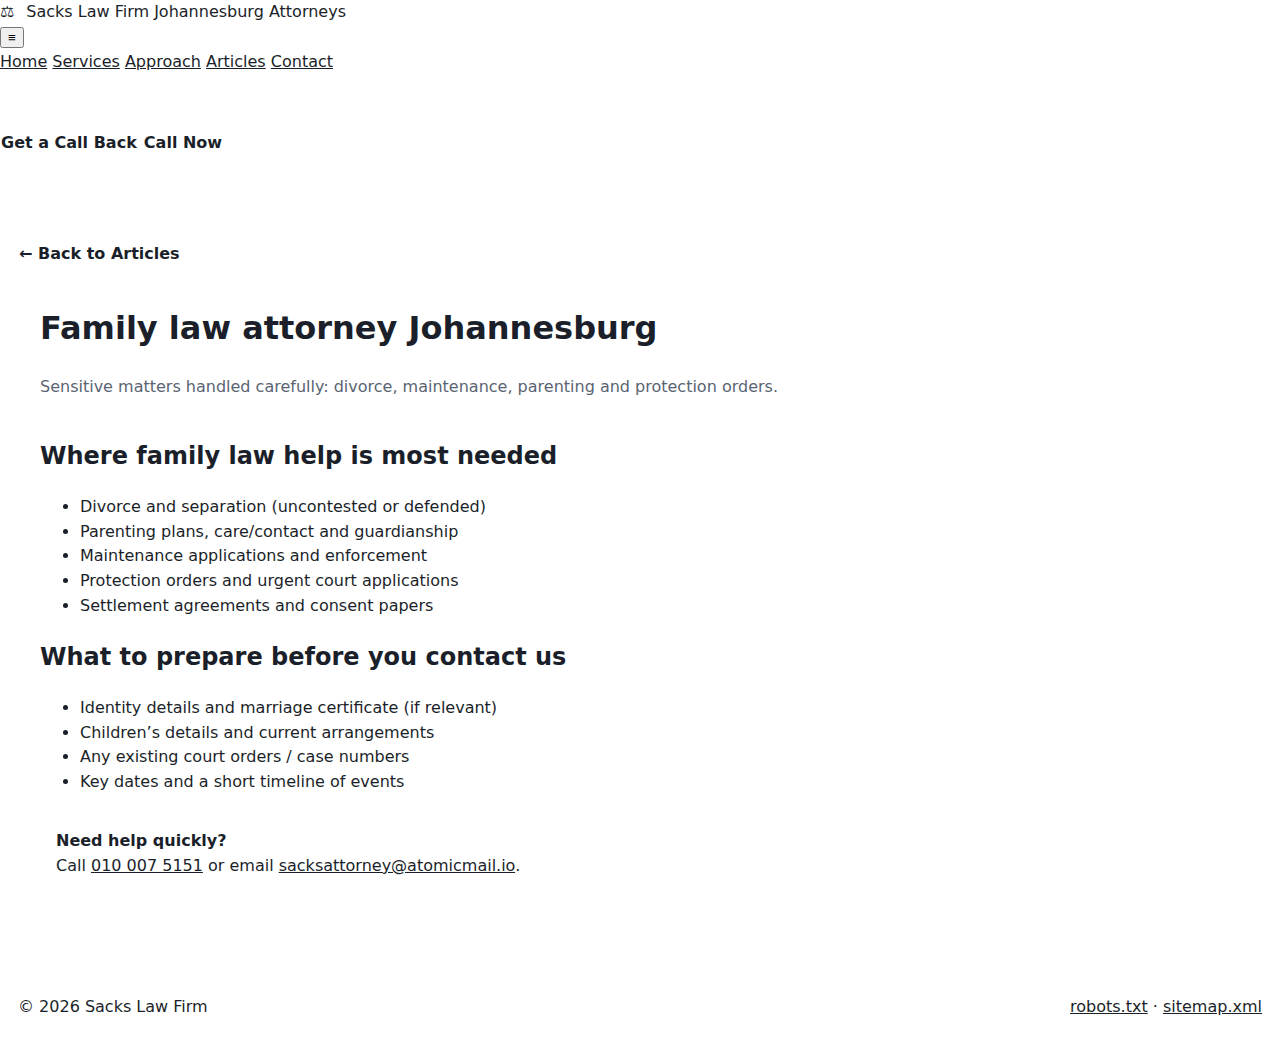
<file: articles/articles/family-law-attorney-johannesburg.html>
<!doctype html>
<html lang="en-ZA">
<head>
  <meta charset="utf-8" />
  <meta name="viewport" content="width=device-width, initial-scale=1" />

  <title>Family Law Attorney Johannesburg | Sacks Law Firm</title>
  <meta name="description" content="Family law attorney Johannesburg: divorce, parenting plans, maintenance and protection orders handled with discretion. Call 010 007 5151." />

  <link rel="canonical" href="https://sacksattorney.co.za/articles/articles/family-law-attorney-johannesburg.html" />
  <meta name="robots" content="index,follow" />

  <!-- IMPORTANT: absolute paths so CSS/JS load from site root -->
  <link rel="stylesheet" href="/styles.css">
  <script src="/script.js" defer></script>
</head>

<body>
  <header class="site-header">
    <div class="wrap header-row">
      <a class="brand" href="/#home">
        <span class="logo">⚖</span>
        <span class="brand-text">
          <span class="brand-name">Sacks Law Firm</span>
          <span class="brand-sub">Johannesburg Attorneys</span>
        </span>
      </a>

      <button class="menu-btn" type="button" aria-label="Open menu" aria-expanded="false" data-menu-btn>≡</button>

      <nav class="nav" data-nav>
        <a href="/#home">Home</a>
        <a href="/#services">Services</a>
        <a href="/#approach">Approach</a>
        <a href="/#articles">Articles</a>
        <a href="/#contact">Contact</a>
      </nav>

      <div class="cta">
        <a class="btn" href="/#contact">Get a Call Back</a>
        <a class="btn btn-gold" href="tel:+27100075151">Call Now</a>
      </div>
    </div>
  </header>

  <main class="wrap" style="padding:28px 18px 60px;">
    <a class="btn" href="/#articles" style="margin-bottom:14px; display:inline-flex;">← Back to Articles</a>

    <article class="card" style="padding:22px;">
      <h1 style="margin-top:0;">Family law attorney Johannesburg</h1>
      <p style="color:var(--muted); margin-top:6px;">
        Sensitive matters handled carefully: divorce, maintenance, parenting and protection orders.
      </p>

      <hr style="border:0;border-top:1px solid var(--line);margin:18px 0;">

      <h2>Where family law help is most needed</h2>
      <ul>
        <li>Divorce and separation (uncontested or defended)</li>
        <li>Parenting plans, care/contact and guardianship</li>
        <li>Maintenance applications and enforcement</li>
        <li>Protection orders and urgent court applications</li>
        <li>Settlement agreements and consent papers</li>
      </ul>

      <h2>What to prepare before you contact us</h2>
      <ul>
        <li>Identity details and marriage certificate (if relevant)</li>
        <li>Children’s details and current arrangements</li>
        <li>Any existing court orders / case numbers</li>
        <li>Key dates and a short timeline of events</li>
      </ul>

      <div class="card" style="margin-top:18px; padding:16px;">
        <strong>Need help quickly?</strong><br>
        Call <a href="tel:+27100075151">010 007 5151</a> or email
        <a href="mailto:sacksattorney@atomicmail.io">sacksattorney@atomicmail.io</a>.
      </div>
    </article>
  </main>

  <footer>
    <div class="wrap" style="display:flex; gap:12px; justify-content:space-between; flex-wrap:wrap; padding:18px;">
      <span>© <span id="y"></span> Sacks Law Firm</span>
      <span><a href="/robots.txt">robots.txt</a> · <a href="/sitemap.xml">sitemap.xml</a></span>
    </div>
  </footer>

  <script>
    document.getElementById('y').textContent = new Date().getFullYear();
  </script>
</body>
</html>
</file>
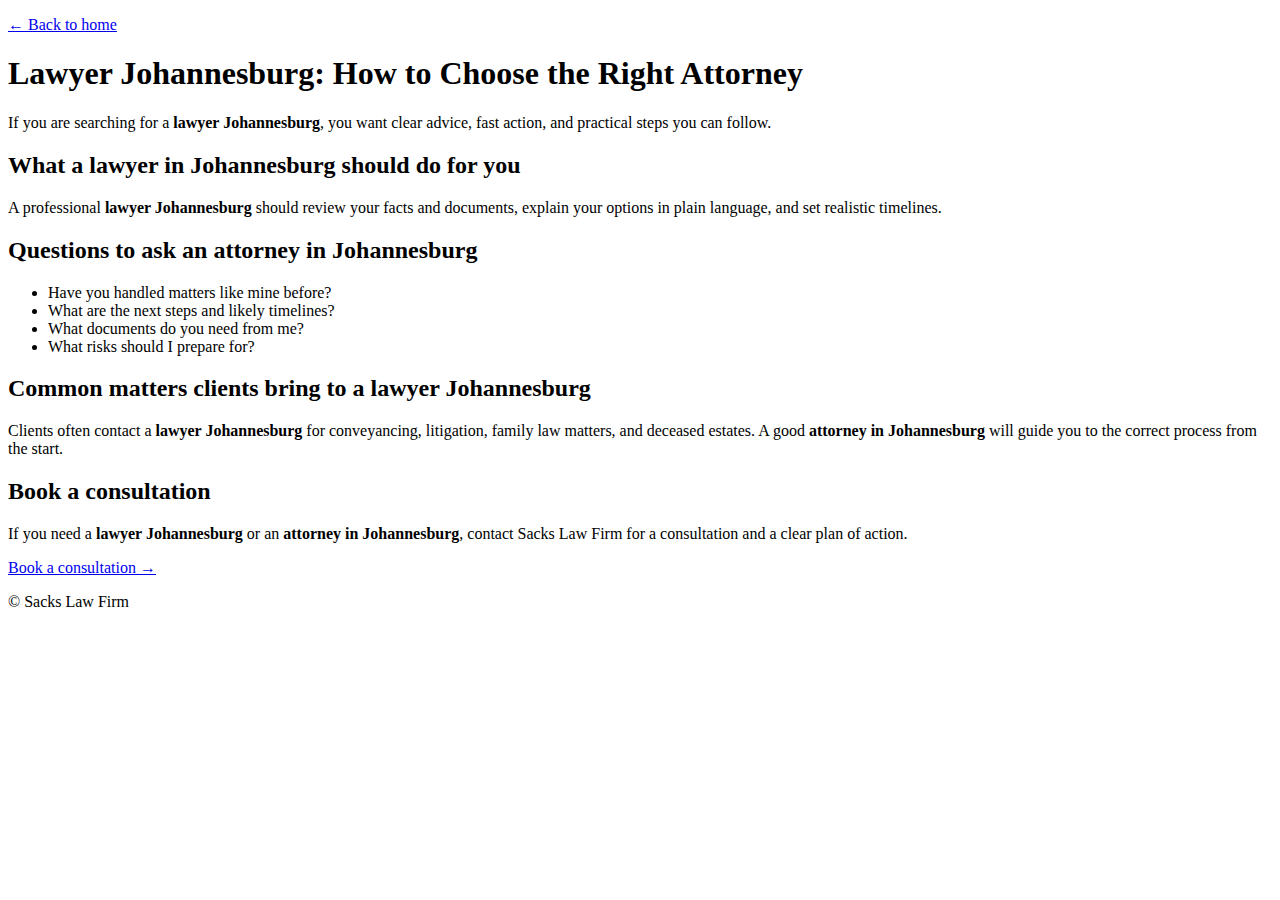
<file: articles/conveyancing/convayancing-in-johannesburg.html>
<!doctype html>
<html lang="en-ZA">
<head>
  <meta charset="utf-8">
  <meta name="viewport" content="width=device-width,initial-scale=1">
  <title>Lawyer Johannesburg: How to Choose the Right Attorney | Sacks Law Firm</title>
  <meta name="description" content="Looking for a lawyer in Johannesburg? Learn how to choose the right attorney in Johannesburg, what to ask, and what to expect.">
  <link rel="canonical" href="https://sackattorney.co.za/articles/lawyer-johannesburg.html">
</head>
<body>
  <header>
    <p><a href="/">← Back to home</a></p>
    <h1>Lawyer Johannesburg: How to Choose the Right Attorney</h1>
    <p>If you are searching for a <strong>lawyer Johannesburg</strong>, you want clear advice, fast action, and practical steps you can follow.</p>
  </header>

  <main>
    <h2>What a lawyer in Johannesburg should do for you</h2>
    <p>A professional <strong>lawyer Johannesburg</strong> should review your facts and documents, explain your options in plain language, and set realistic timelines.</p>

    <h2>Questions to ask an attorney in Johannesburg</h2>
    <ul>
      <li>Have you handled matters like mine before?</li>
      <li>What are the next steps and likely timelines?</li>
      <li>What documents do you need from me?</li>
      <li>What risks should I prepare for?</li>
    </ul>

    <h2>Common matters clients bring to a lawyer Johannesburg</h2>
    <p>Clients often contact a <strong>lawyer Johannesburg</strong> for conveyancing, litigation, family law matters, and deceased estates. A good <strong>attorney in Johannesburg</strong> will guide you to the correct process from the start.</p>

    <h2>Book a consultation</h2>
    <p>If you need a <strong>lawyer Johannesburg</strong> or an <strong>attorney in Johannesburg</strong>, contact Sacks Law Firm for a consultation and a clear plan of action.</p>
    <p><a href="/#contact">Book a consultation →</a></p>
  </main>

  <footer>
    <p>© Sacks Law Firm</p>
  </footer>
</body>
</html>
</file>
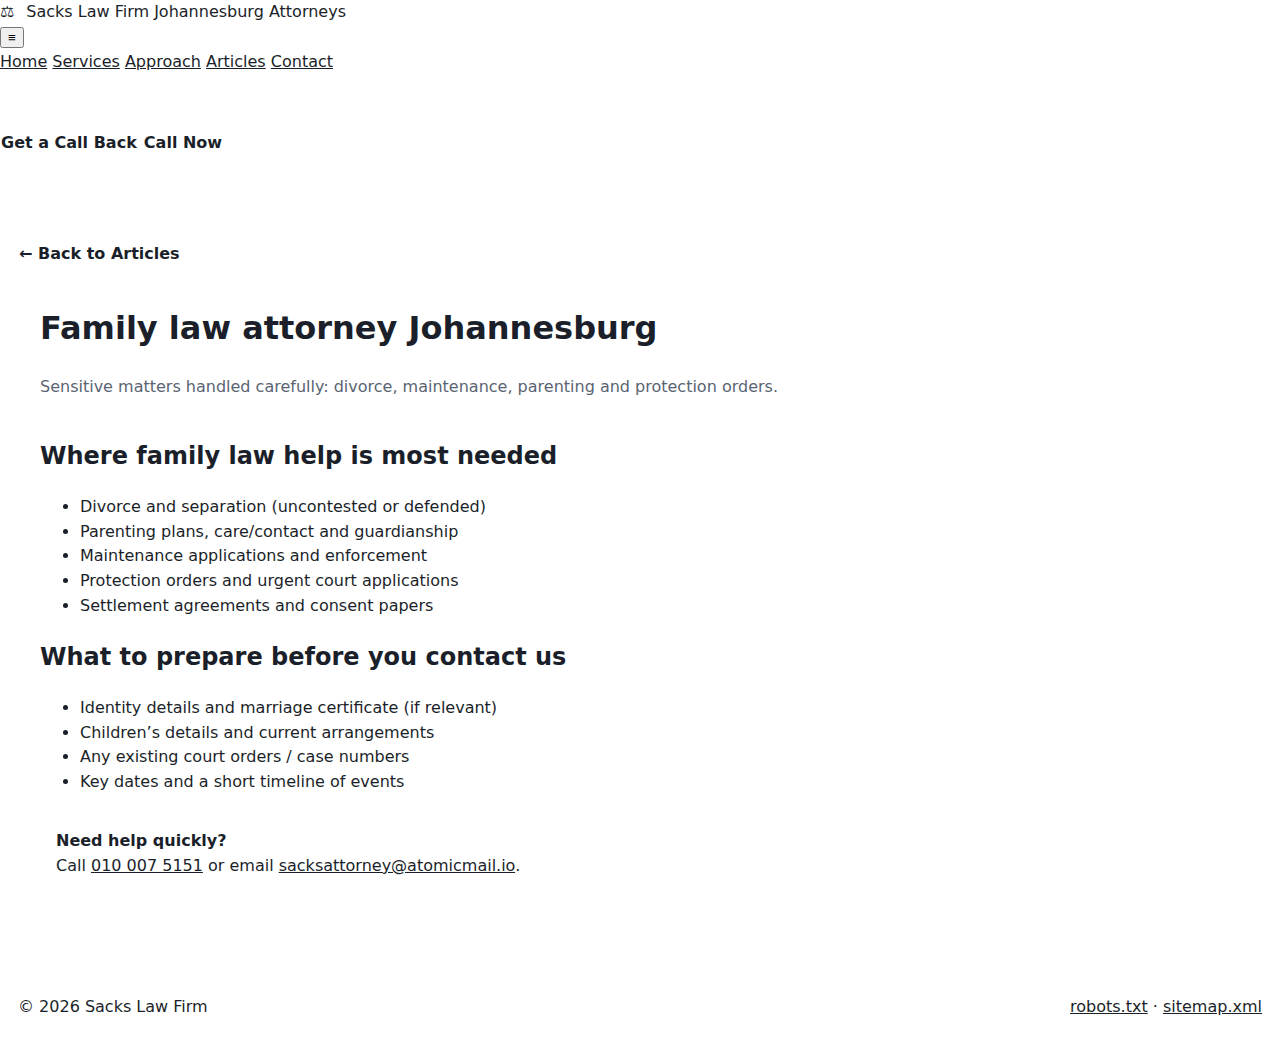
<file: articles/articles/articles/articles/articles/family-law-attorney-johannesburg.html>
<!doctype html>
<html lang="en-ZA">
<head>
  <meta charset="utf-8" />
  <meta name="viewport" content="width=device-width, initial-scale=1" />

  <title>Family Law Attorney Johannesburg | Sacks Law Firm</title>
  <meta name="description" content="Family law attorney Johannesburg: divorce, parenting plans, maintenance and protection orders handled with discretion. Call 010 007 5151." />

  <link rel="canonical" href="https://sacksattorney.co.za/articles/articles/family-law-attorney-johannesburg.html" />
  <meta name="robots" content="index,follow" />

  <!-- IMPORTANT: absolute paths so CSS/JS load from site root -->
  <link rel="stylesheet" href="/styles.css">
  <script src="/script.js" defer></script>
</head>

<body>
  <header class="site-header">
    <div class="wrap header-row">
      <a class="brand" href="/#home">
        <span class="logo">⚖</span>
        <span class="brand-text">
          <span class="brand-name">Sacks Law Firm</span>
          <span class="brand-sub">Johannesburg Attorneys</span>
        </span>
      </a>

      <button class="menu-btn" type="button" aria-label="Open menu" aria-expanded="false" data-menu-btn>≡</button>

      <nav class="nav" data-nav>
        <a href="/#home">Home</a>
        <a href="/#services">Services</a>
        <a href="/#approach">Approach</a>
        <a href="/#articles">Articles</a>
        <a href="/#contact">Contact</a>
      </nav>

      <div class="cta">
        <a class="btn" href="/#contact">Get a Call Back</a>
        <a class="btn btn-gold" href="tel:+27100075151">Call Now</a>
      </div>
    </div>
  </header>

  <main class="wrap" style="padding:28px 18px 60px;">
    <a class="btn" href="/#articles" style="margin-bottom:14px; display:inline-flex;">← Back to Articles</a>

    <article class="card" style="padding:22px;">
      <h1 style="margin-top:0;">Family law attorney Johannesburg</h1>
      <p style="color:var(--muted); margin-top:6px;">
        Sensitive matters handled carefully: divorce, maintenance, parenting and protection orders.
      </p>

      <hr style="border:0;border-top:1px solid var(--line);margin:18px 0;">

      <h2>Where family law help is most needed</h2>
      <ul>
        <li>Divorce and separation (uncontested or defended)</li>
        <li>Parenting plans, care/contact and guardianship</li>
        <li>Maintenance applications and enforcement</li>
        <li>Protection orders and urgent court applications</li>
        <li>Settlement agreements and consent papers</li>
      </ul>

      <h2>What to prepare before you contact us</h2>
      <ul>
        <li>Identity details and marriage certificate (if relevant)</li>
        <li>Children’s details and current arrangements</li>
        <li>Any existing court orders / case numbers</li>
        <li>Key dates and a short timeline of events</li>
      </ul>

      <div class="card" style="margin-top:18px; padding:16px;">
        <strong>Need help quickly?</strong><br>
        Call <a href="tel:+27100075151">010 007 5151</a> or email
        <a href="mailto:sacksattorney@atomicmail.io">sacksattorney@atomicmail.io</a>.
      </div>
    </article>
  </main>

  <footer>
    <div class="wrap" style="display:flex; gap:12px; justify-content:space-between; flex-wrap:wrap; padding:18px;">
      <span>© <span id="y"></span> Sacks Law Firm</span>
      <span><a href="/robots.txt">robots.txt</a> · <a href="/sitemap.xml">sitemap.xml</a></span>
    </div>
  </footer><link rel="stylesheet" href="/styles.css">
<script src="/script.js" defer></script>

  

  <script>
    document.getElementById('y').textContent = new Date().getFullYear();
  </script>
</body>
</html>
</file>
<file: styles.css>
:root{
  --navy:#0f2b46;
  --navy2:#12385a;
  --gold:#d4af37;
  --ink:#0b1220;
  --text:#1b1f2a;
  --muted:#5a6472;
  --bg:#ffffff;
  --alt:#f6f7f9;
  --border:rgba(15,43,70,.14);
  --shadow:0 18px 50px rgba(11,18,32,.14);
  --radius:16px;
  --radius2:22px;
  --container:1120px;
}

*{box-sizing:border-box}
html,body{margin:0;padding:0}
body{
  font-family:Inter, system-ui, -apple-system, Segoe UI, Roboto, Arial, sans-serif;
  color:var(--text);
  background:var(--bg);
  line-height:1.55;
}
a{color:inherit}
img{max-width:100%;display:block}

.container{
  width:min(var(--container), calc(100% - 40px));
  margin:0 auto;
}

/* Top bar */
.topbar{
  position:sticky; top:0; z-index:50;
  background:rgba(255,255,255,.86);
  backdrop-filter: blur(10px);
  border-bottom:1px solid var(--border);
}
.navwrap{
  display:flex; align-items:center; justify-content:space-between;
  gap:18px;
  padding:14px 0;
}
.brand{
  display:flex; gap:12px; align-items:center;
  text-decoration:none;
}
.brandMark{
  width:44px; height:44px; border-radius:12px;
  display:grid; place-items:center;
  background:linear-gradient(135deg, var(--navy), var(--navy2));
  color:#fff;
  font-weight:800;
  letter-spacing:.6px;
}
.brandMark.small{width:36px;height:36px;border-radius:10px}
.brandName{
  font-weight:800;
  letter-spacing:.2px;
}
.brandTag{
  font-size:12px;
  color:var(--muted);
  margin-top:2px;
}

/* Menu */
.menu{
  display:flex; align-items:center; gap:14px;
}
.menu a{
  text-decoration:none;
  font-weight:700;
  color:var(--navy2);
  padding:10px 10px;
  border-radius:10px;
}
.menu a:hover{background:rgba(15,43,70,.06)}
.menu a.active{background:rgba(212,175,55,.18); color:var(--navy)}
.menu .btn{padding:12px 14px}

/* Mobile menu */
.menuBtn{
  display:none;
  width:44px;height:44px;
  border:1px solid var(--border);
  background:#fff;
  border-radius:12px;
  cursor:pointer;
}
.menuBtn span{
  display:block;
  width:20px; height:2px;
  background:var(--navy2);
  margin:5px auto;
  transition:.2s ease;
}
.menuBtn.open span:nth-child(1){transform:translateY(7px) rotate(45deg)}
.menuBtn.open span:nth-child(2){opacity:0}
.menuBtn.open span:nth-child(3){transform:translateY(-7px) rotate(-45deg)}

@media (max-width: 900px){
  .menuBtn{display:block}
  .menu{
    position:absolute;
    right:calc((100% - min(var(--container), calc(100% - 40px))) / 2);
    top:68px;
    display:none;
    flex-direction:column;
    align-items:stretch;
    gap:6px;
    padding:12px;
    width:min(360px, calc(100% - 40px));
    background:#fff;
    border:1px solid var(--border);
    border-radius:16px;
    box-shadow:var(--shadow);
  }
  .menu.open{display:flex}
}

/* Buttons */
.btn{
  display:inline-flex; align-items:center; justify-content:center;
  gap:10px;
  border-radius:14px;
  border:1px solid transparent;
  font-weight:800;
  text-decoration:none;
  cursor:pointer;
}
.btnPrimary{
  background:linear-gradient(135deg, var(--navy), var(--navy2));
  color:#fff;
  padding:12px 16px;
  box-shadow:0 12px 30px rgba(15,43,70,.18);
}
.btnGold{
  background:linear-gradient(135deg, var(--gold), #f0d57a);
  color:#1a2230;
  padding:12px 16px;
  box-shadow:0 12px 30px rgba(212,175,55,.20);
}
.btnGhost{
  background:rgba(255,255,255,.18);
  color:#fff;
  border:1px solid rgba(255,255,255,.35);
  padding:12px 16px;
}
.btn.full{width:100%}

/* Helpers */
.muted{color:var(--muted)}
.tiny{font-size:12px}
.kicker{
  display:inline-flex;
  font-weight:800;
  letter-spacing:.22px;
  color:rgba(255,255,255,.85);
  margin:0 0 10px;
}

/* Hero */
.hero{
  position:relative;
  overflow:hidden;
  border-bottom:1px solid var(--border);
}
.heroMedia{
  position:absolute; inset:0;
  background:
    linear-gradient(90deg, rgba(15,43,70,.92), rgba(15,43,70,.70)),
    url("https://images.unsplash.com/photo-1521791136064-7986c2920216?auto=format&fit=crop&w=2000&q=70");
  background-size:cover;
  background-position:center;
  transform:scale(1.02);
}
.heroGrid{
  position:relative;
  display:grid;
  grid-template-columns: 1.15fr .85fr;
  gap:24px;
  padding:72px 0;
}
.heroCopy h1{
  font-family:"Playfair Display", serif;
  font-size:56px;
  line-height:1.05;
  margin:0 0 12px;
  color:#fff;
}
.lead{
  font-size:18px;
  margin:0 0 18px;
}
.heroCopy .lead{color:rgba(255,255,255,.90); max-width:700px}
.heroCtas{display:flex; gap:12px; flex-wrap:wrap; margin:18px 0 18px}
.trustRow{display:flex; gap:10px; flex-wrap:wrap; margin-top:18px}
.pill{
  background:rgba(255,255,255,.14);
  border:1px solid rgba(255,255,255,.20);
  color:rgba(255,255,255,.92);
  padding:10px 12px;
  border-radius:999px;
  font-weight:700;
  font-size:13px;
}

/* Right hero card */
.heroCard{
  background:rgba(255,255,255,.92);
  border:1px solid rgba(255,255,255,.30);
  border-radius:var(--radius2);
  padding:18px;
  box-shadow:var(--shadow);
  align-self:stretch;
}
.heroCard h3{margin:4px 0 8px}
.cardGrid{
  display:grid;
  grid-template-columns:1fr 1fr;
  gap:10px;
  margin:14px 0;
}
.cardMini{
  border:1px solid var(--border);
  border-radius:14px;
  padding:12px;
  background:#fff;
}
.miniTitle{font-size:12px; color:var(--muted); font-weight:800}
.miniValue{font-weight:900; margin-top:6px}
.miniHint{font-size:12px; color:var(--muted); margin-top:6px}

@media (max-width: 900px){
  .heroGrid{grid-template-columns:1fr; padding:46px 0}
  .heroCopy h1{font-size:44px}
  .cardGrid{grid-template-columns:1fr 1fr}
}
@media (max-width: 520px){
  .cardGrid{grid-template-columns:1fr}
}

/* Sections */
.section{padding:64px 0}
.section.alt{background:var(--alt); border-top:1px solid var(--border); border-bottom:1px solid var(--border)}
.sectionHead{
  display:flex; justify-content:space-between; gap:18px; align-items:flex-end;
  margin-bottom:18px;
}
.sectionHead h2{
  font-family:"Playfair Display", serif;
  font-size:38px;
  margin:0;
}
.textLink{
  font-weight:900;
  color:var(--navy2);
  text-decoration:none;
}
.textLink:hover{text-decoration:underline}

/* Grids */
.grid4{
  display:grid;
  grid-template-columns:repeat(4, 1fr);
  gap:14px;
}
.grid3{
  display:grid;
  grid-template-columns:repeat(3, 1fr);
  gap:14px;
}
@media (max-width: 980px){
  .grid4{grid-template-columns:repeat(2, 1fr)}
  .grid3{grid-template-columns:1fr}
}

/* Service cards (home) */
.serviceCard{
  border:1px solid var(--border);
  border-radius:18px;
  overflow:hidden;
  background:#fff;
  box-shadow:0 14px 30px rgba(11,18,32,.06);
}
.serviceImg{
  height:150px;
  background-size:cover;
  background-position:center;
}
.serviceImg.img1{background-image:url("https://images.unsplash.com/photo-1520607162513-77705c0f0d4a?auto=format&fit=crop&w=1400&q=70")}
.serviceImg.img2{background-image:url("https://images.unsplash.com/photo-1450101499163-c8848c66ca85?auto=format&fit=crop&w=1400&q=70")}
.serviceImg.img3{background-image:url("https://images.unsplash.com/photo-1521790797524-b2497295b8a0?auto=format&fit=crop&w=1400&q=70")}
.serviceImg.img4{background-image:url("https://images.unsplash.com/photo-1521791055366-0d553872125f?auto=format&fit=crop&w=1400&q=70")}
.serviceBody{padding:14px}
.serviceBody h3{margin:0 0 8px}
.serviceBody p{margin:0 0 10px; color:var(--muted)}
.serviceBody a{font-weight:900; color:var(--navy2); text-decoration:none}
.serviceBody a:hover{text-decoration:underline}

/* Split section */
.split{
  display:grid;
  grid-template-columns:1fr 1fr;
  gap:18px;
  align-items:stretch;
}
.splitImg{
  min-height:360px;
  border-radius:22px;
  background-size:cover;
  background-position:center;
  box-shadow:var(--shadow);
}
.imgOffice{background-image:url("https://images.unsplash.com/photo-1528747045269-390fe33c19f2?auto=format&fit=crop&w=2000&q=70")}
.imgAbout{background-image:url("https://images.unsplash.com/photo-1568992688065-536aad8a12f6?auto=format&fit=crop&w=2000&q=70")}
.imgContact{background-image:url("https://images.unsplash.com/photo-1557804506-669a67965ba0?auto=format&fit=crop&w=2000&q=70")}
.splitCopy h2{
  font-family:"Playfair Display", serif;
  font-size:38px;
  margin:0 0 10px;
}
.row{display:flex; gap:12px; flex-wrap:wrap; margin-top:14px}
@media (max-width: 980px){
  .split{grid-template-columns:1fr}
  .splitImg{min-height:260px}
}

/* Checklist */
.checklist{margin:14px 0 0; padding:0; list-style:none}
.checklist li{
  padding-left:26px;
  margin:10px 0;
  position:relative;
  color:var(--muted);
  font-weight:600;
}
.checklist li::before{
  content:"✓";
  position:absolute;
  left:0; top:0;
  color:var(--gold);
  font-weight:900;
}

/* Quotes */
.quote{
  margin:0;
  border:1px solid var(--border);
  border-radius:18px;
  padding:18px;
  background:#fff;
  box-shadow:0 14px 30px rgba(11,18,32,.06);
}
.quote blockquote{
  margin:0;
  font-weight:700;
  color:var(--ink);
  font-size:16px;
}
.quote figcaption{
  margin-top:10px;
  color:var(--muted);
  font-weight:800;
  font-size:13px;
}

/* CTA */
.cta{padding:56px 0}
.ctaBox{
  border:1px solid var(--border);
  border-radius:22px;
  background:
    linear-gradient(135deg, rgba(15,43,70,.92), rgba(18,56,90,.92)),
    url("https://images.unsplash.com/photo-1520607162513-77705c0f0d4a?auto=format&fit=crop&w=2000&q=70");
  background-size:cover;
  background-position:center;
  padding:26px;
  display:flex;
  justify-content:space-between;
  align-items:center;
  gap:18px;
  color:#fff;
  box-shadow:var(--shadow);
}
.ctaBox h2{
  font-family:"Playfair Display", serif;
  margin:0 0 8px;
  font-size:34px;
}
@media (max-width: 900px){
  .ctaBox{flex-direction:column; align-items:flex-start}
}

/* Page hero */
.pageHero{
  padding:56px 0 22px;
  background:linear-gradient(180deg, rgba(15,43,70,.06), rgba(255,255,255,0));
}
.pageHero h1{
  font-family:"Playfair Display", serif;
  font-size:52px;
  margin:0 0 8px;
}
.pageHero .kicker{color:var(--navy2)}

/* Services page rows */
.serviceList{display:flex; flex-direction:column; gap:16px}
.serviceRow{
  display:grid;
  grid-template-columns: .9fr 1.1fr;
  gap:16px;
  background:#fff;
  border:1px solid var(--border);
  border-radius:22px;
  overflow:hidden;
  box-shadow:0 14px 30px rgba(11,18,32,.06);
}
.rowImg{
  min-height:260px;
  background-size:cover;
  background-position:center;
}
.rowImg1{background-image:url("https://images.unsplash.com/photo-1520607162513-77705c0f0d4a?auto=format&fit=crop&w=1800&q=70")}
.rowImg2{background-image:url("https://images.unsplash.com/photo-1450101499163-c8848c66ca85?auto=format&fit=crop&w=1800&q=70")}
.rowImg3{background-image:url("https://images.unsplash.com/photo-1521791055366-0d553872125f?auto=format&fit=crop&w=1800&q=70")}
.rowImg4{background-image:url("https://images.unsplash.com/photo-1521790797524-b2497295b8a0?auto=format&fit=crop&w=1800&q=70")}
.rowCopy{padding:18px}
.rowCopy h2{font-family:"Playfair Display", serif; margin:0 0 8px; font-size:34px}
@media (max-width: 980px){
  .serviceRow{grid-template-columns:1fr}
  .rowImg{min-height:220px}
}

/* Badges */
.badgeCard{
  border:1px solid var(--border);
  background:#fff;
  border-radius:18px;
  padding:16px;
  font-weight:900;
  color:var(--navy2);
  box-shadow:0 14px 30px rgba(11,18,32,.06);
}

/* Form */
.form{
  margin-top:10px;
  display:grid;
  gap:12px;
  padding:16px;
  border:1px solid var(--border);
  border-radius:18px;
  background:#fff;
  box-shadow:0 14px 30px rgba(11,18,32,.06);
}
label{display:grid; gap:6px; font-weight:800}
input, textarea{
  font:inherit;
  padding:12px 12px;
  border-radius:14px;
  border:1px solid var(--border);
  outline:none;
}
input:focus, textarea:focus{border-color:rgba(212,175,55,.8)}

/* Footer */
.footer{
  padding:26px 0;
  border-top:1px solid var(--border);
  background:#fff;
}
.footGrid{
  display:flex;
  align-items:center;
  justify-content:space-between;
  gap:18px;
  flex-wrap:wrap;
}
.footBrand{display:flex; gap:12px; align-items:center}
.footLinks{display:flex; gap:14px}
.footLinks a{
  color:var(--navy2);
  text-decoration:none;
  font-weight:900;
}
.footLinks a:hover{text-decoration:underline}
</file>
